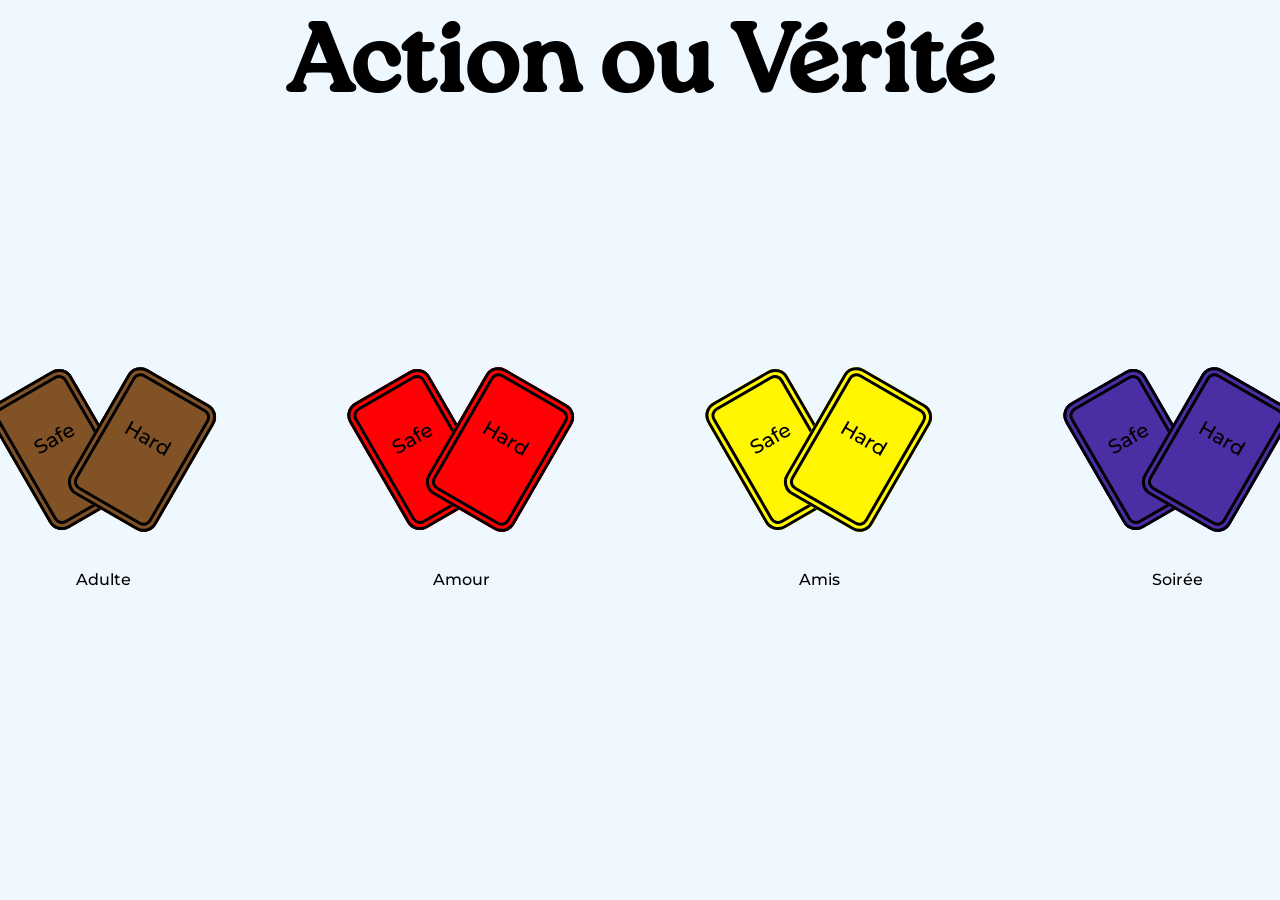
<file: index.html>
<!DOCTYPE html>
<html lang="fr">
<head>

    
    <!-- Onglet -->
    <meta charset="UTF-8">
    <meta name="viewport" content="width=device-width, initial-scale=1.0" />
    <title>Accueil</title>
    <link rel="stylesheet" href="styles/reset.css">
    <link rel="stylesheet" href="styles/styles.css">
</head>


<header></header>


<body>
    <!-- Board -->
    <h1>Action ou Vérité</h1>


    <!-- Card -->
    <div class="card">
    <!-- Partie Adulte -->
    <section class="carte-categorie">
        <section class="boite-cartes">
    <div class="ma-forme-marron-safe">
        <p>Safe</p>
    </div>
    <div class="ma-forme-marron-hard">
        <p>Hard</p>
    </div>
    </section>
        <p>Adulte</p>
    </section>


    <!-- Partie Amour -->
    <section class="carte-categorie">
        <section class="boite-cartes">
    <div class="ma-forme-rouge-safe">
        <p>Safe</p>
    </div>
    <div class="ma-forme-rouge-hard">
        <p>Hard</p>
    </div>
    </section>
        <p>Amour</p>
    </section>


    <!-- Partie Amis -->
    <section class="carte-categorie">
        <section class="boite-cartes">
    <div class="ma-forme-jaune-safe">
        <p>Safe</p>
    </div>
    <div class="ma-forme-jaune-hard">
        <p>Hard</p>
    </div>
    </section>
        <p>Amis</p>
    </section>


    <!-- Partie Soirée -->
    <section class="carte-categorie">
        <section class="boite-cartes">
    <div class="ma-forme-violet-safe">
        <p>Safe</p>
    </div>
    <div class="ma-forme-violet-hard">
        <p>Hard</p>
    </div>
    </section>
        <p>Soirée</p>
    </section>
</div>
<script src="script.js"></script>
</body>

<footer></footer>
</html>
</file>
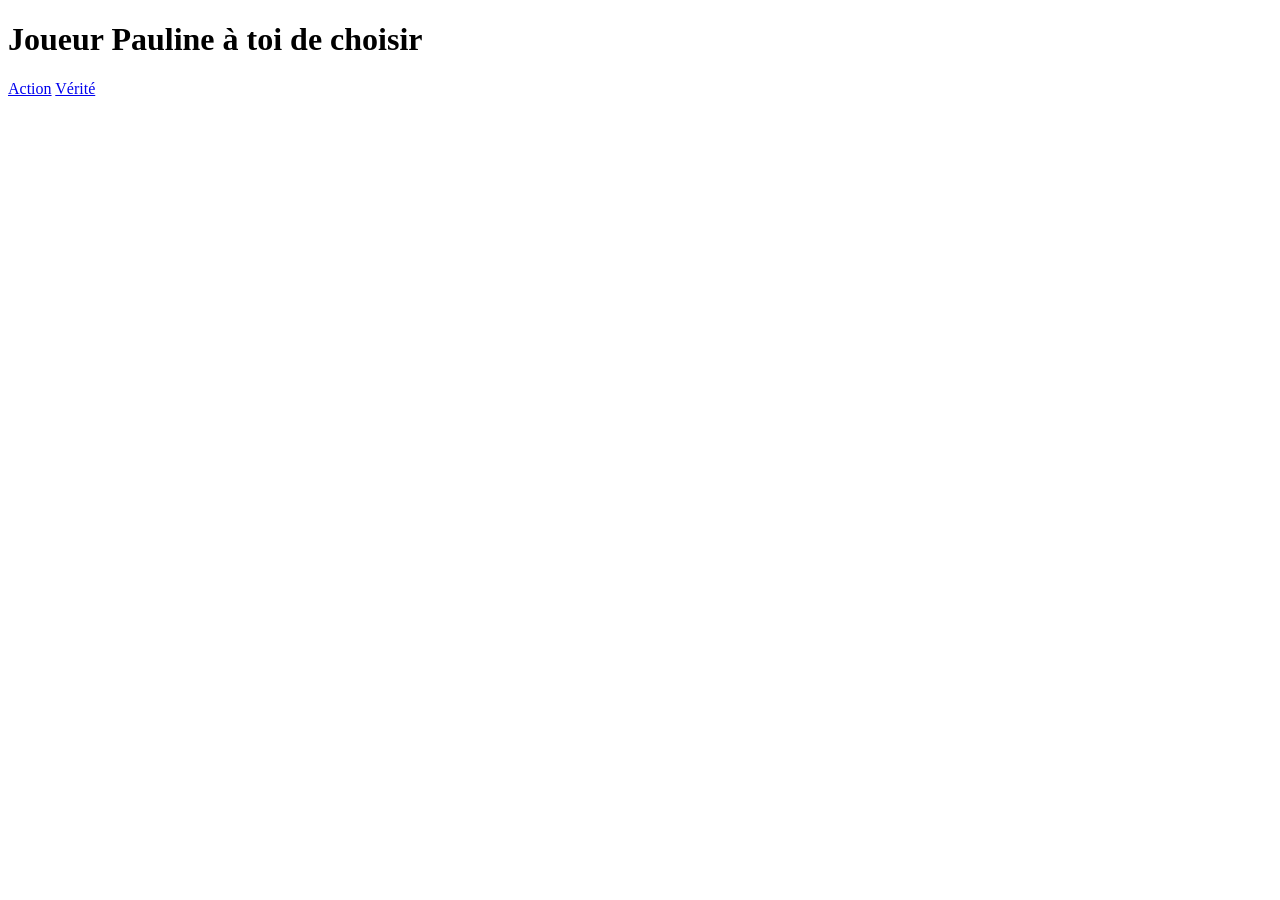
<file: choixActionVerite.html>
<!DOCTYPE html>
<html lang=""fr">

    <head>
        <!--Tout ce qui est ici sert de configuration : invisible sur la page-->
        <meta charset="UTF-8">
        <meta name="viewport" content="width=device-width, initial-scale=1.0" />
        <title>Tour du joueur : Action ou Vérité ?</title>
    </head>

    <body>
        <!--Tout ce qui est écrit ici sera VISIBLE sur l'écran-->
        <h1>Joueur Pauline à toi de choisir</h1>
        <a href="affichageActionVerite.html" class="action">Action</a>
        <a href="affichageActionVerite.html" class="verite">Vérité</a>
    </body>
</html>
</file>
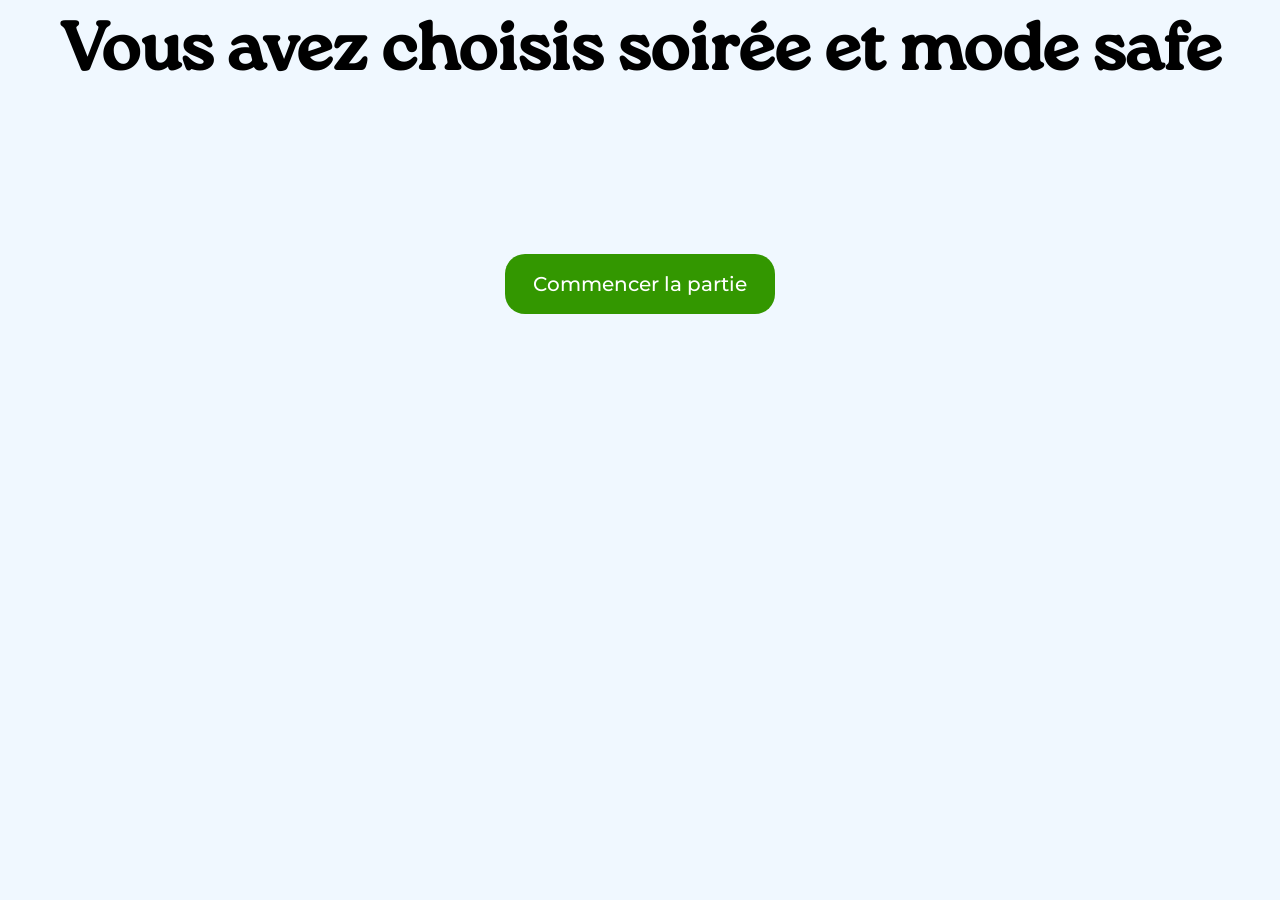
<file: choixThèmeEtMode.html>
<!doctype html>
<html lang="fr">
  <head>
    <meta charset="UTF-8" />
    <meta name="viewport" content="width=device-width, initial-scale=1.0" />
    <title>Confirmation thème et mode de jeu</title>
    <link rel="stylesheet" href="styles/reset.css" />
    <link rel="stylesheet" href="styles/styles.css" />
  </head>
  <body>
    <header></header>
    <h1 class="titre-petit">Vous avez choisis soirée et mode safe</h1>
    <a class="btn-debut" href="demandePrenom.html">Commencer la partie</a>
    <footer></footer>
    <script src="script.js"></script>
  </body>
</html>
</file>
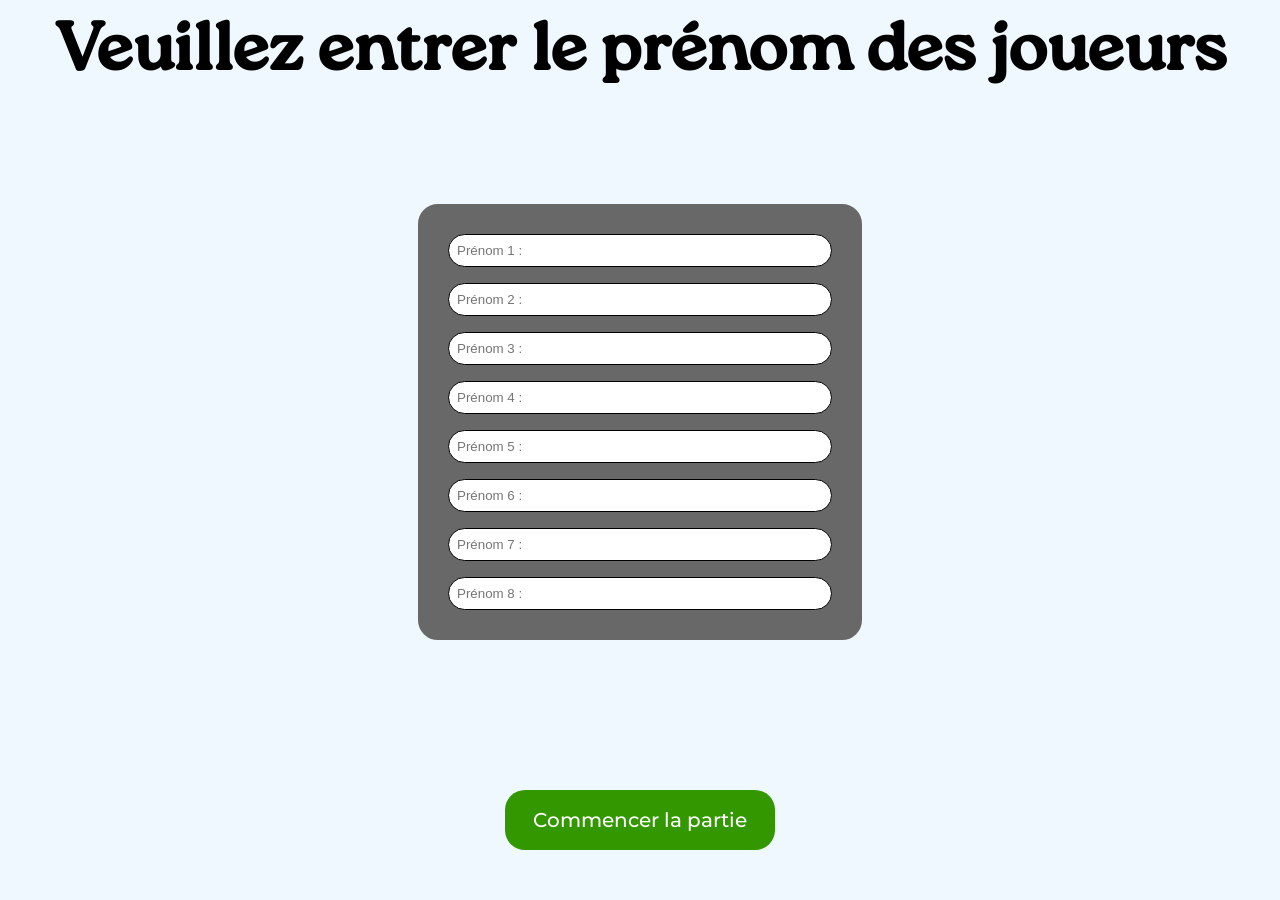
<file: demandePrenom.html>
<!doctype html>
<html lang="fr">
  <head>
    <meta charset="UTF-8" />
    <meta name="viewport" content="width=device-width, initial-scale=1.0" />
    <title>Demande de prénom</title>
    <link rel="stylesheet" href="styles/reset.css" />
    <link rel="stylesheet" href="styles/styles.css" />
  </head>
  <body>
    <header></header>
    <h1 class="titre-petit">Veuillez entrer le prénom des joueurs</h1>
    <form id="form-prenom" data-theme="default">
      <label for="prénom 1 :"></label>
      <input type="text" maxlength="20" placeholder="Prénom 1 :" />
      <label for="prénom 2 :"></label>
      <input type="text" maxlength="20" placeholder="Prénom 2 :" />
      <label for="prénom 3 :"></label>
      <input type="text" maxlength="20" placeholder="Prénom 3 :" />
      <label for="prénom 4 :"></label>
      <input type="text" maxlength="20" placeholder="Prénom 4 :" />
      <label for="prénom 5 :"></label>
      <input type="text" maxlength="20" placeholder="Prénom 5 :" />
      <label for="prénom 6 :"></label>
      <input type="text" maxlength="20" placeholder="Prénom 6 :" />
      <label for="prénom 7 :"></label>
      <input type="text" maxlength="20" placeholder="Prénom 7 :" />
      <label for="prénom 8 :"></label>
      <input type="text" maxlength="20" placeholder="Prénom 8 :" />
    </form>
    <a class="btn-debut" href="laPatieSeLance.html">Commencer la partie</a>
    <footer></footer>
    <script src="script.js"></script>
  </body>
</html>
</file>
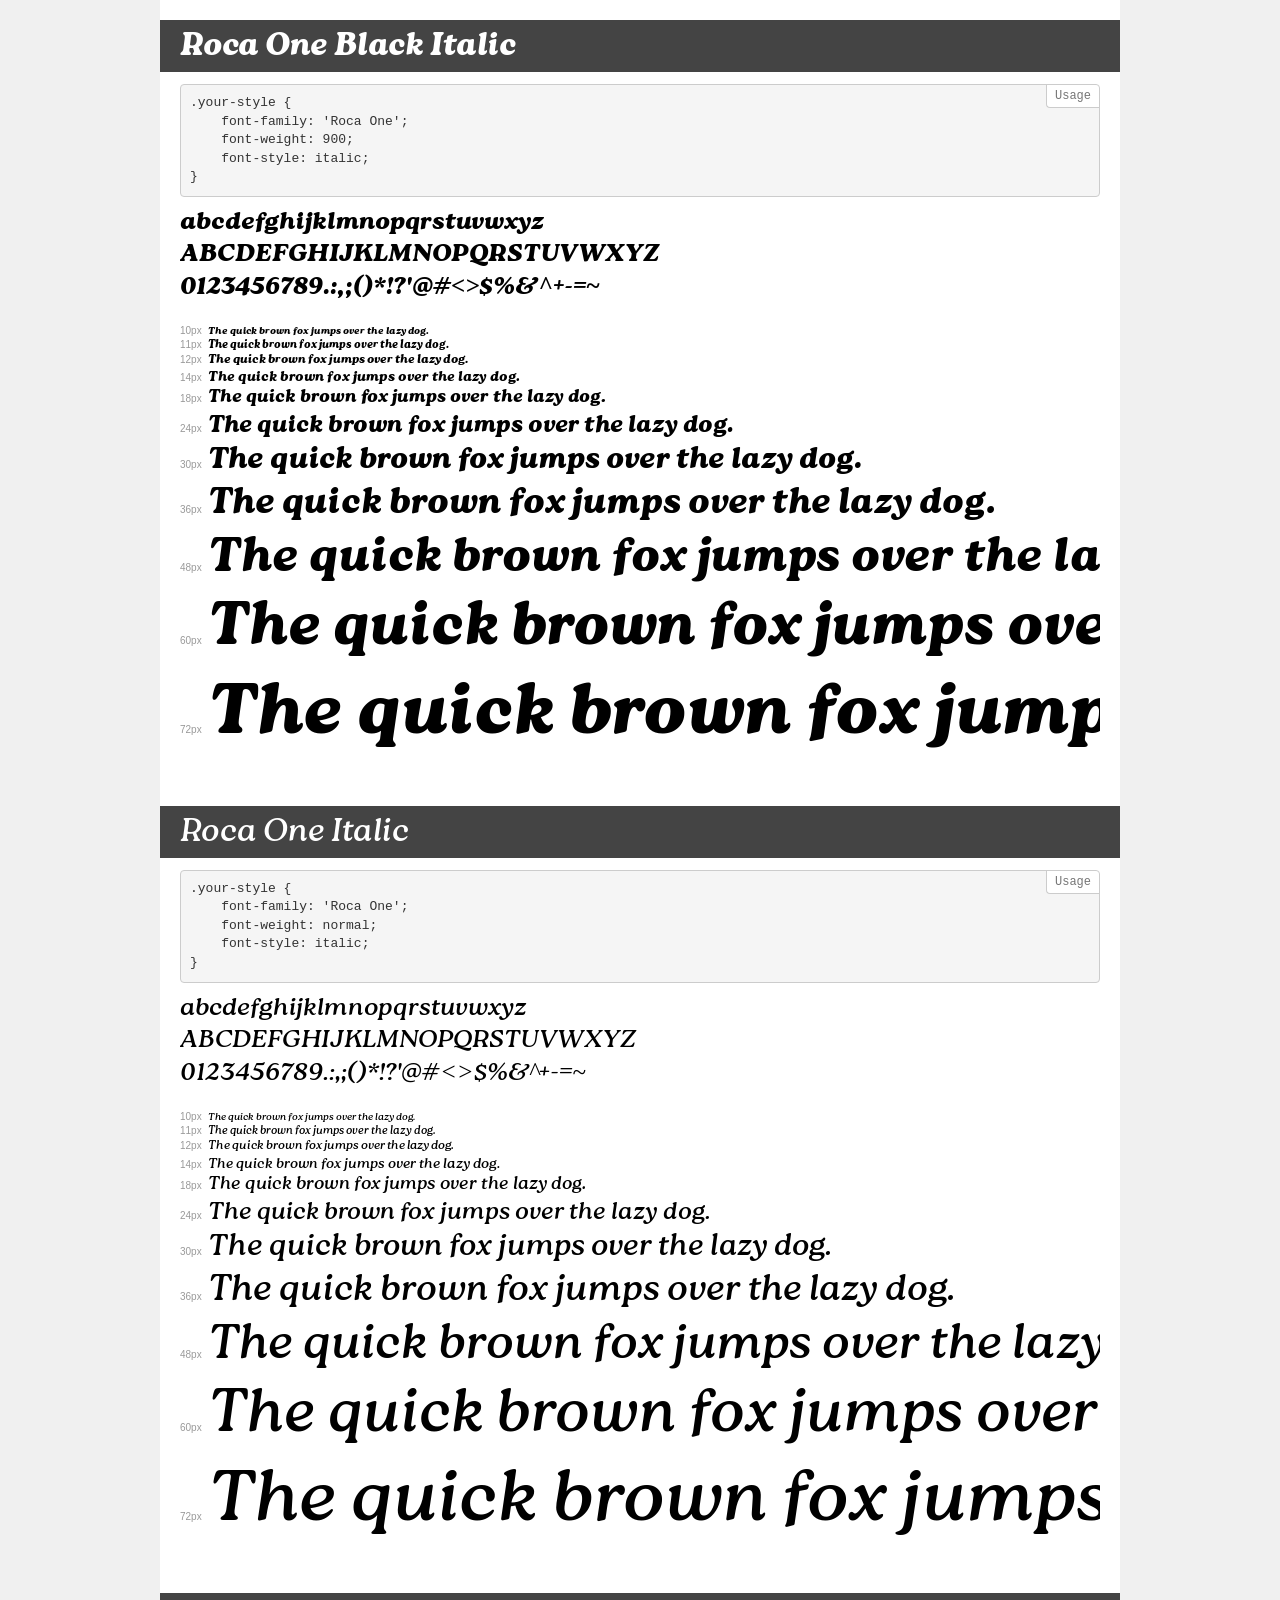
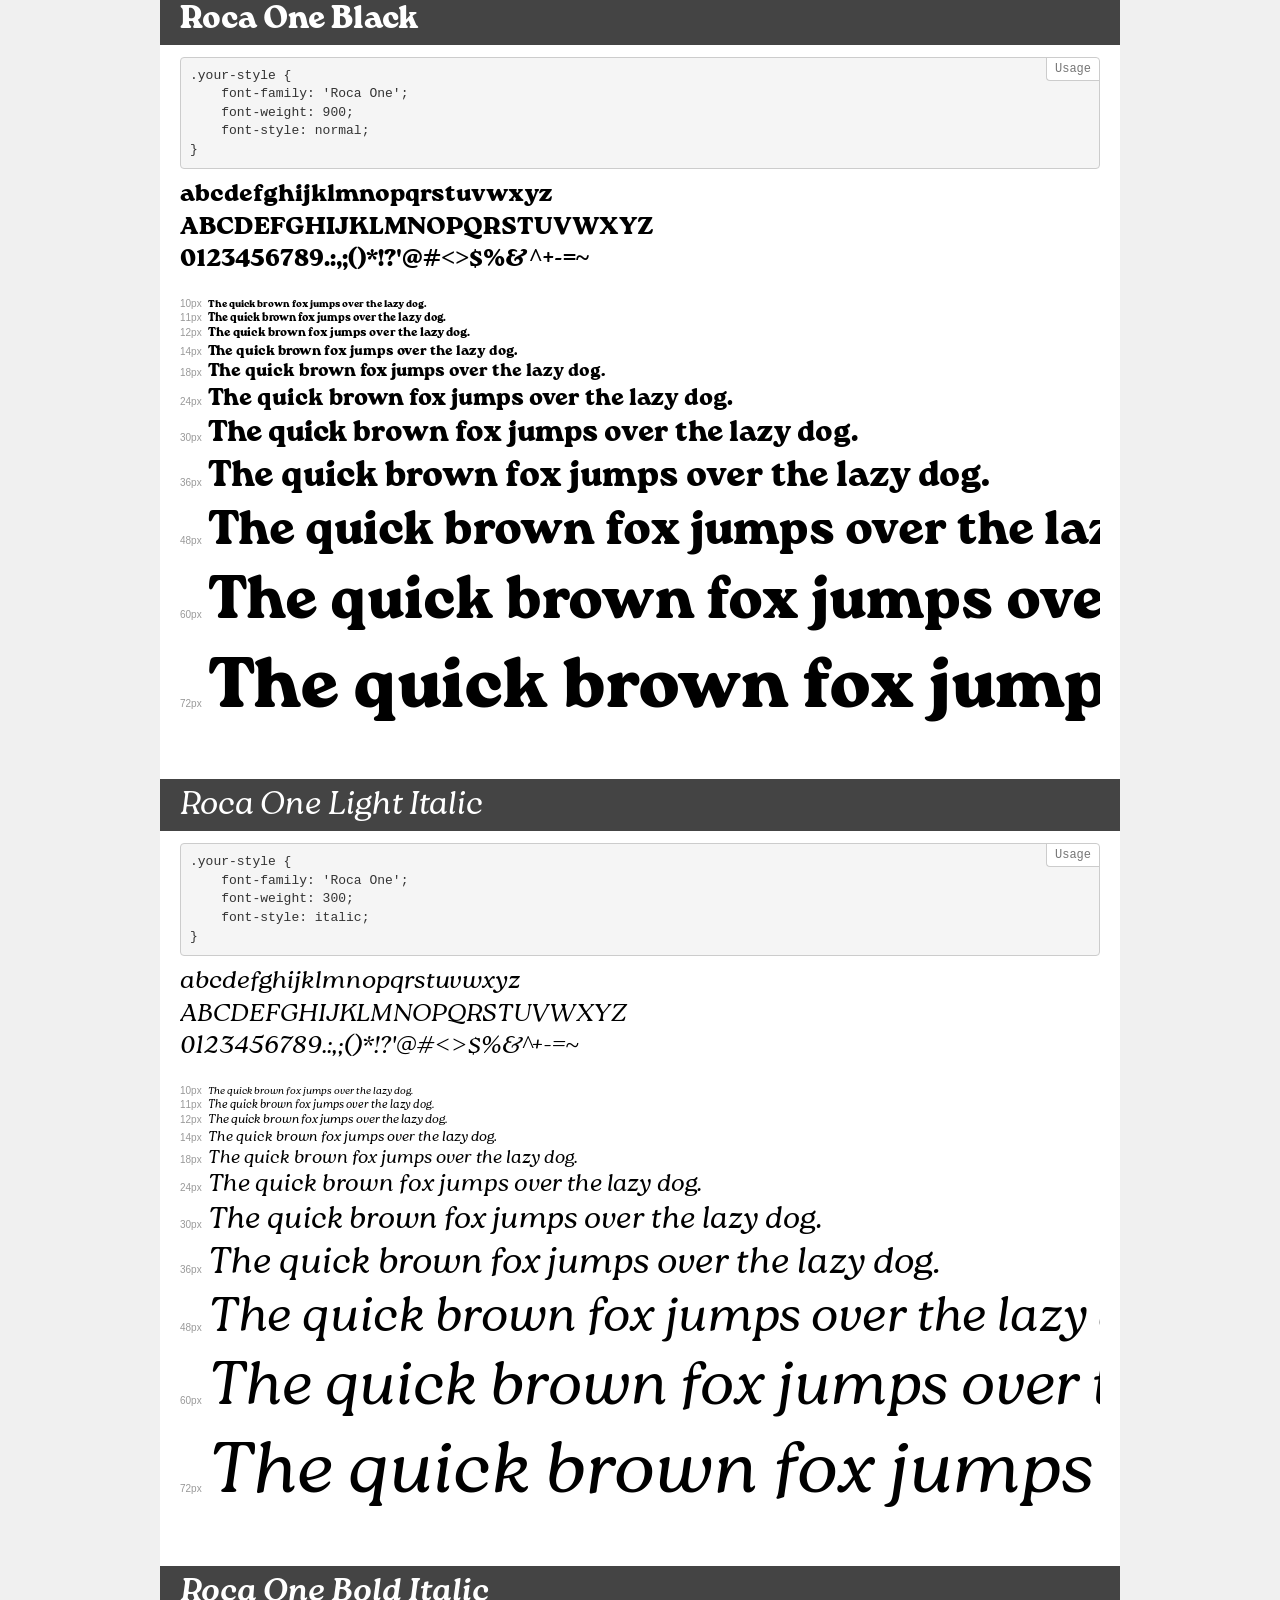
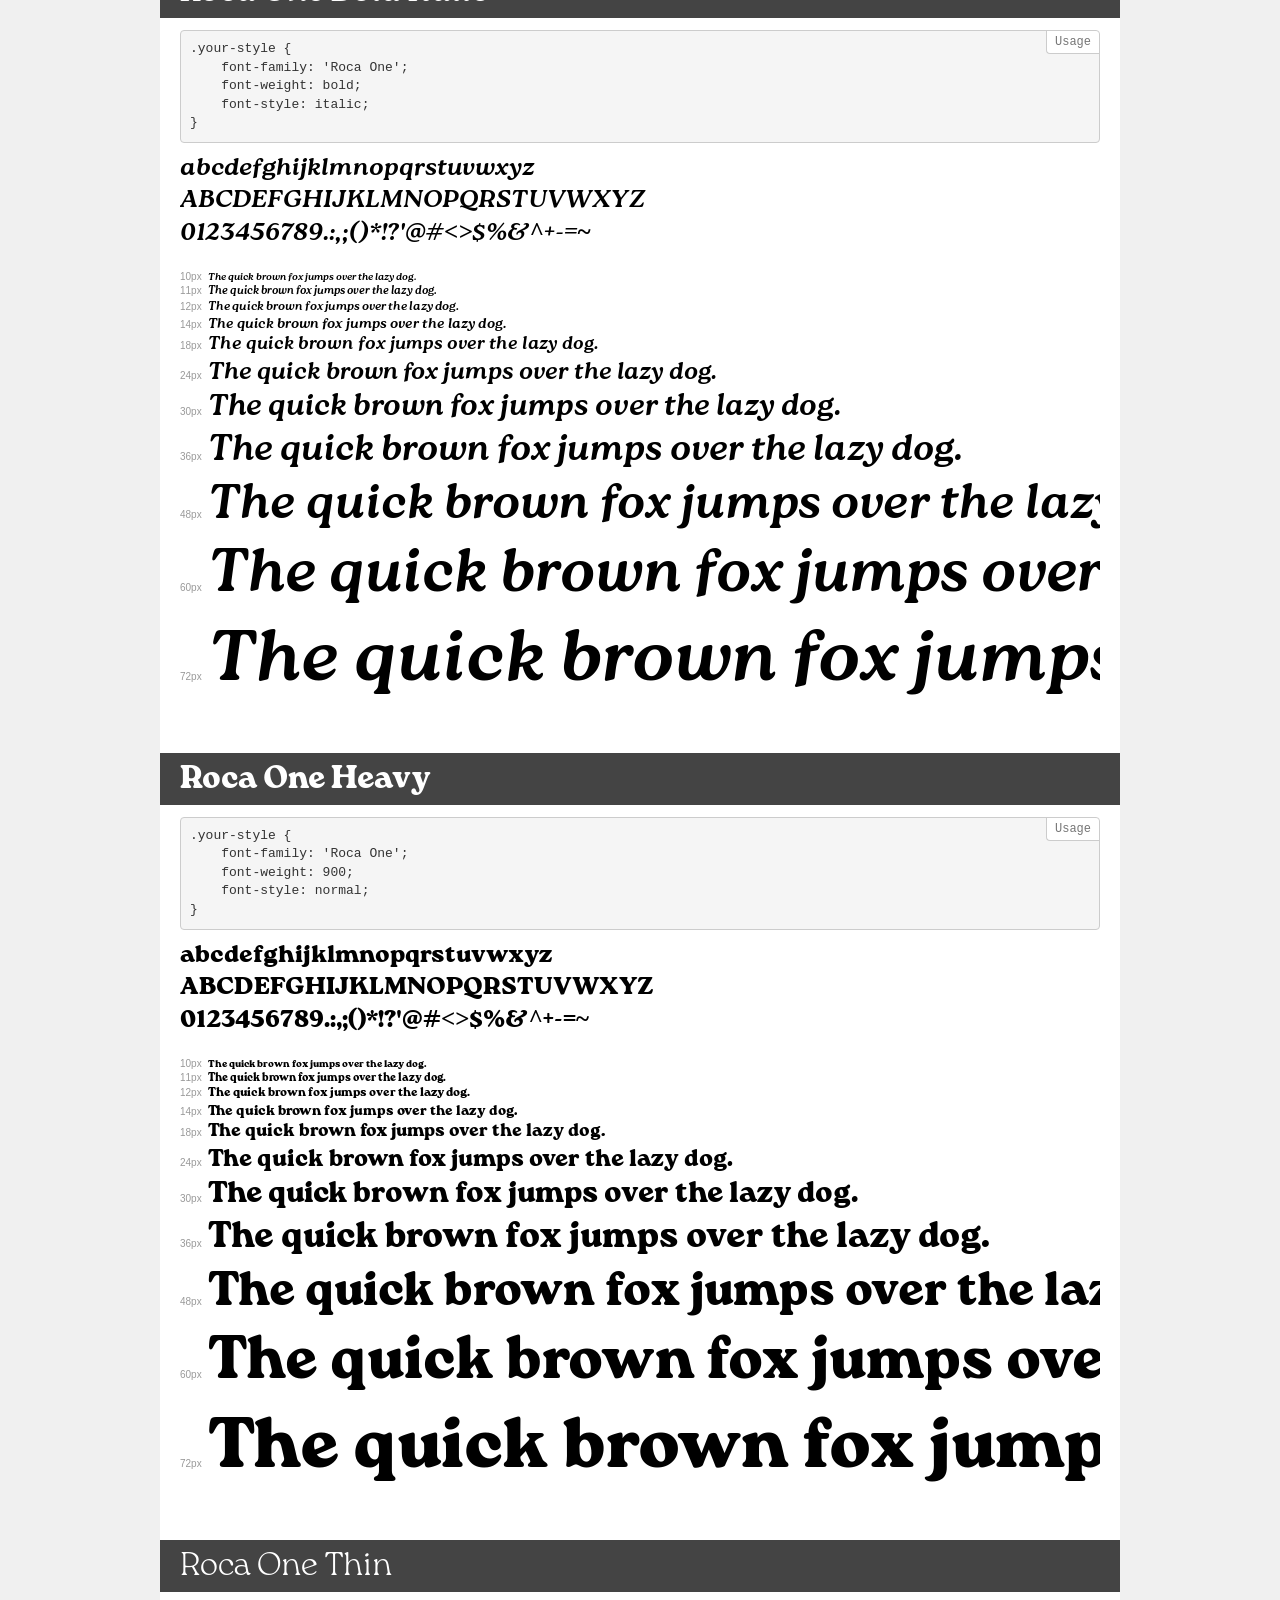
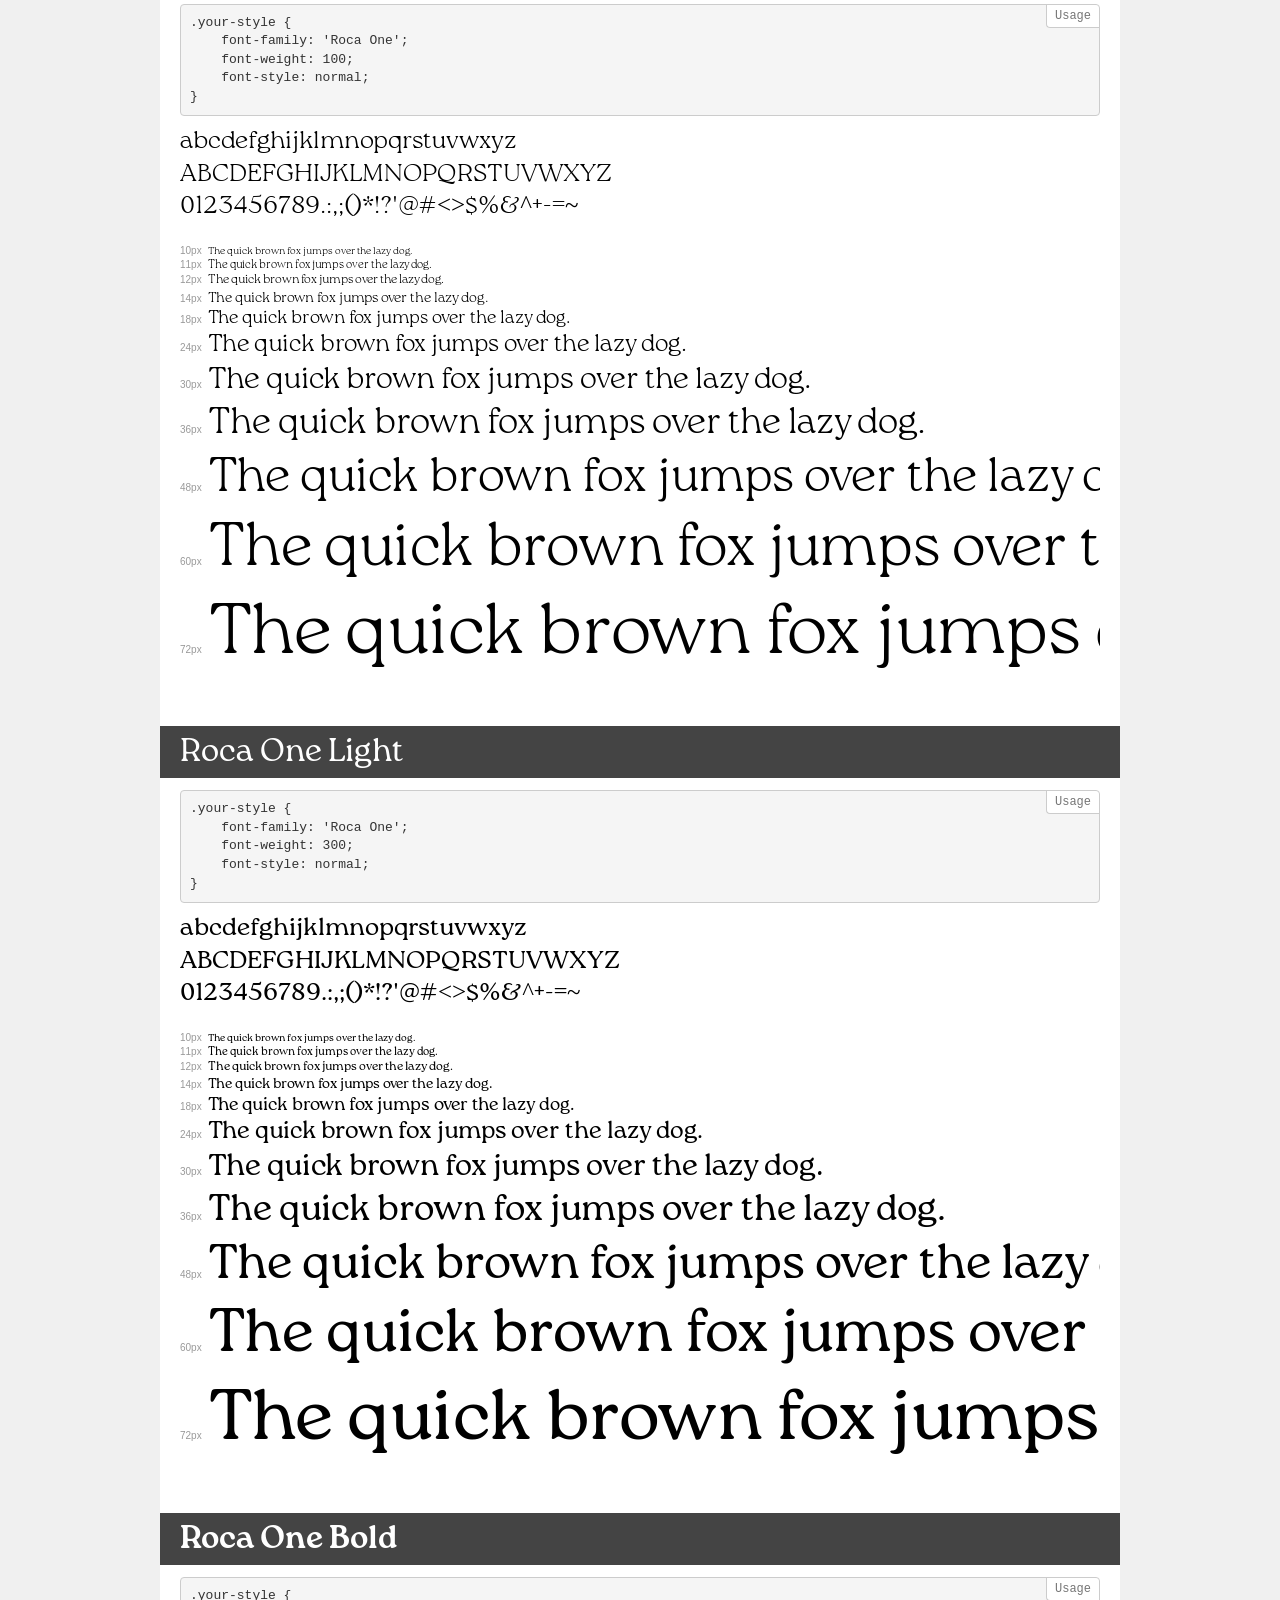
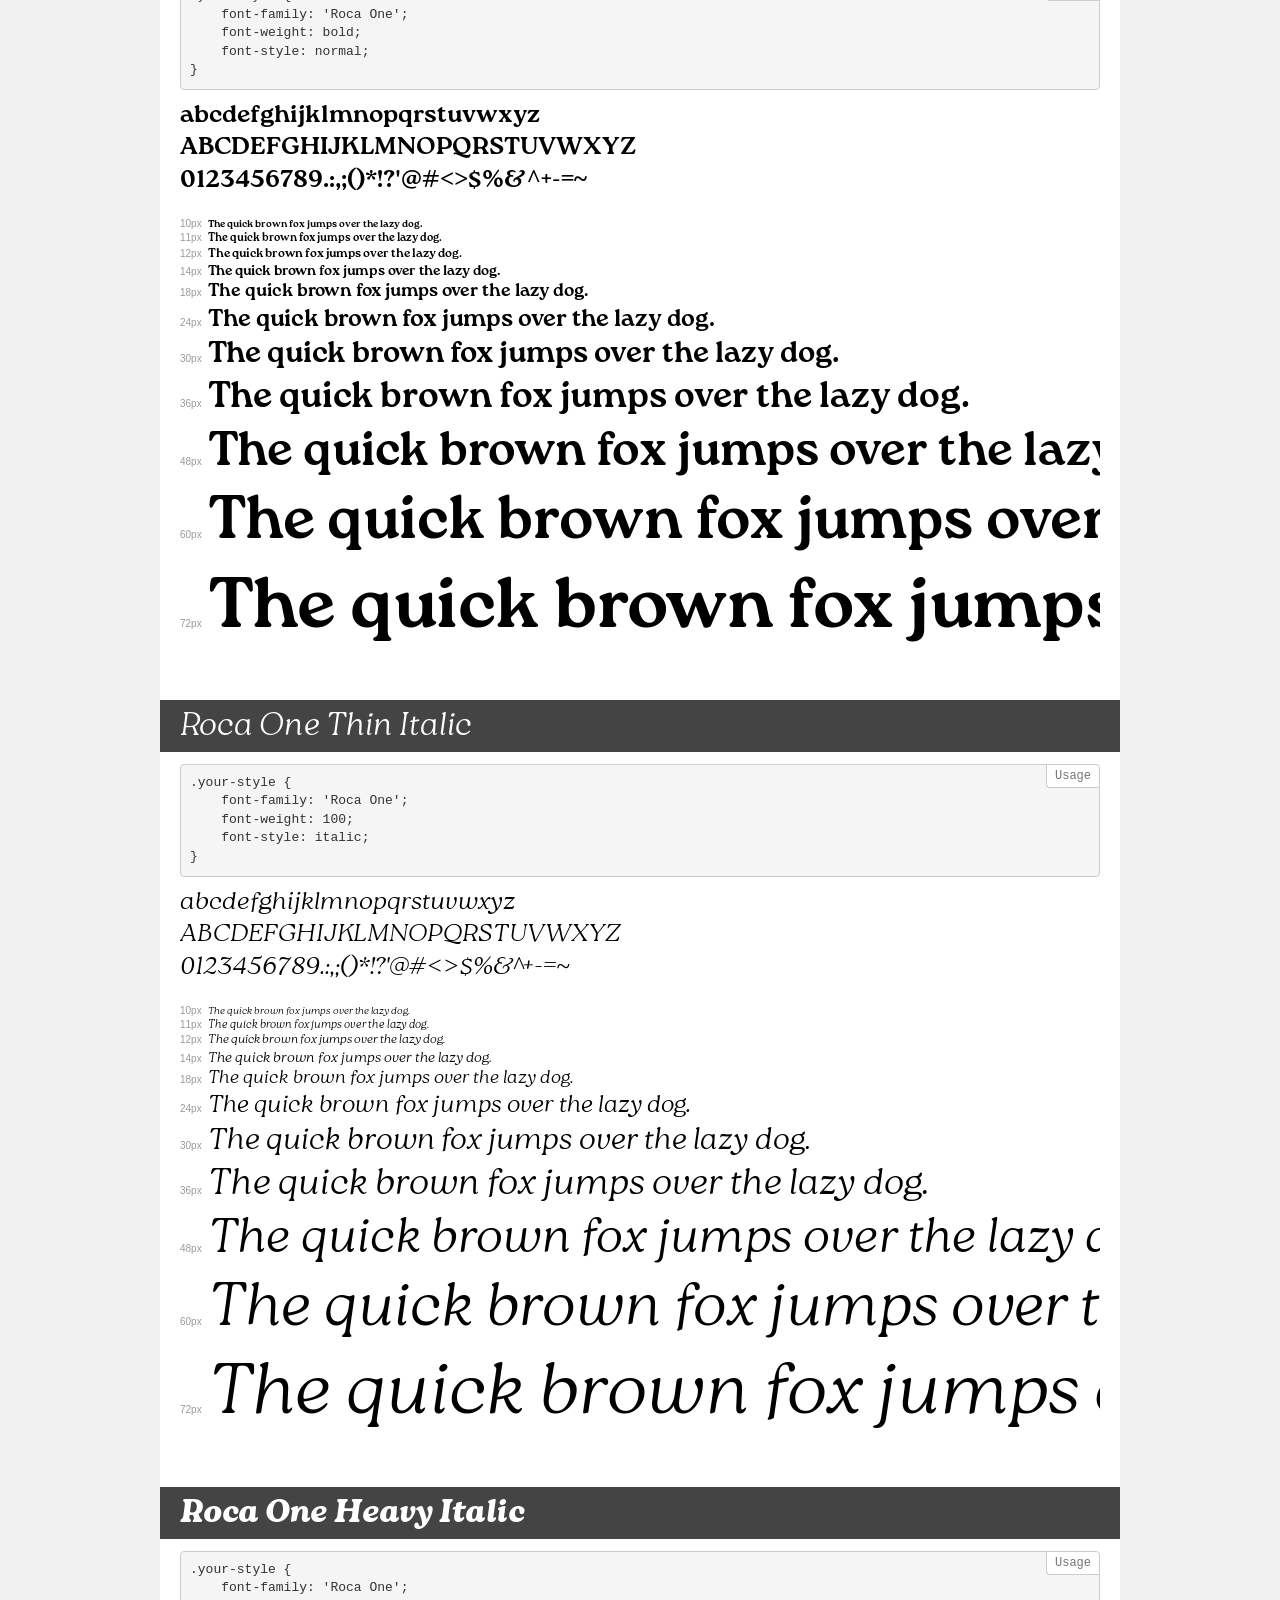
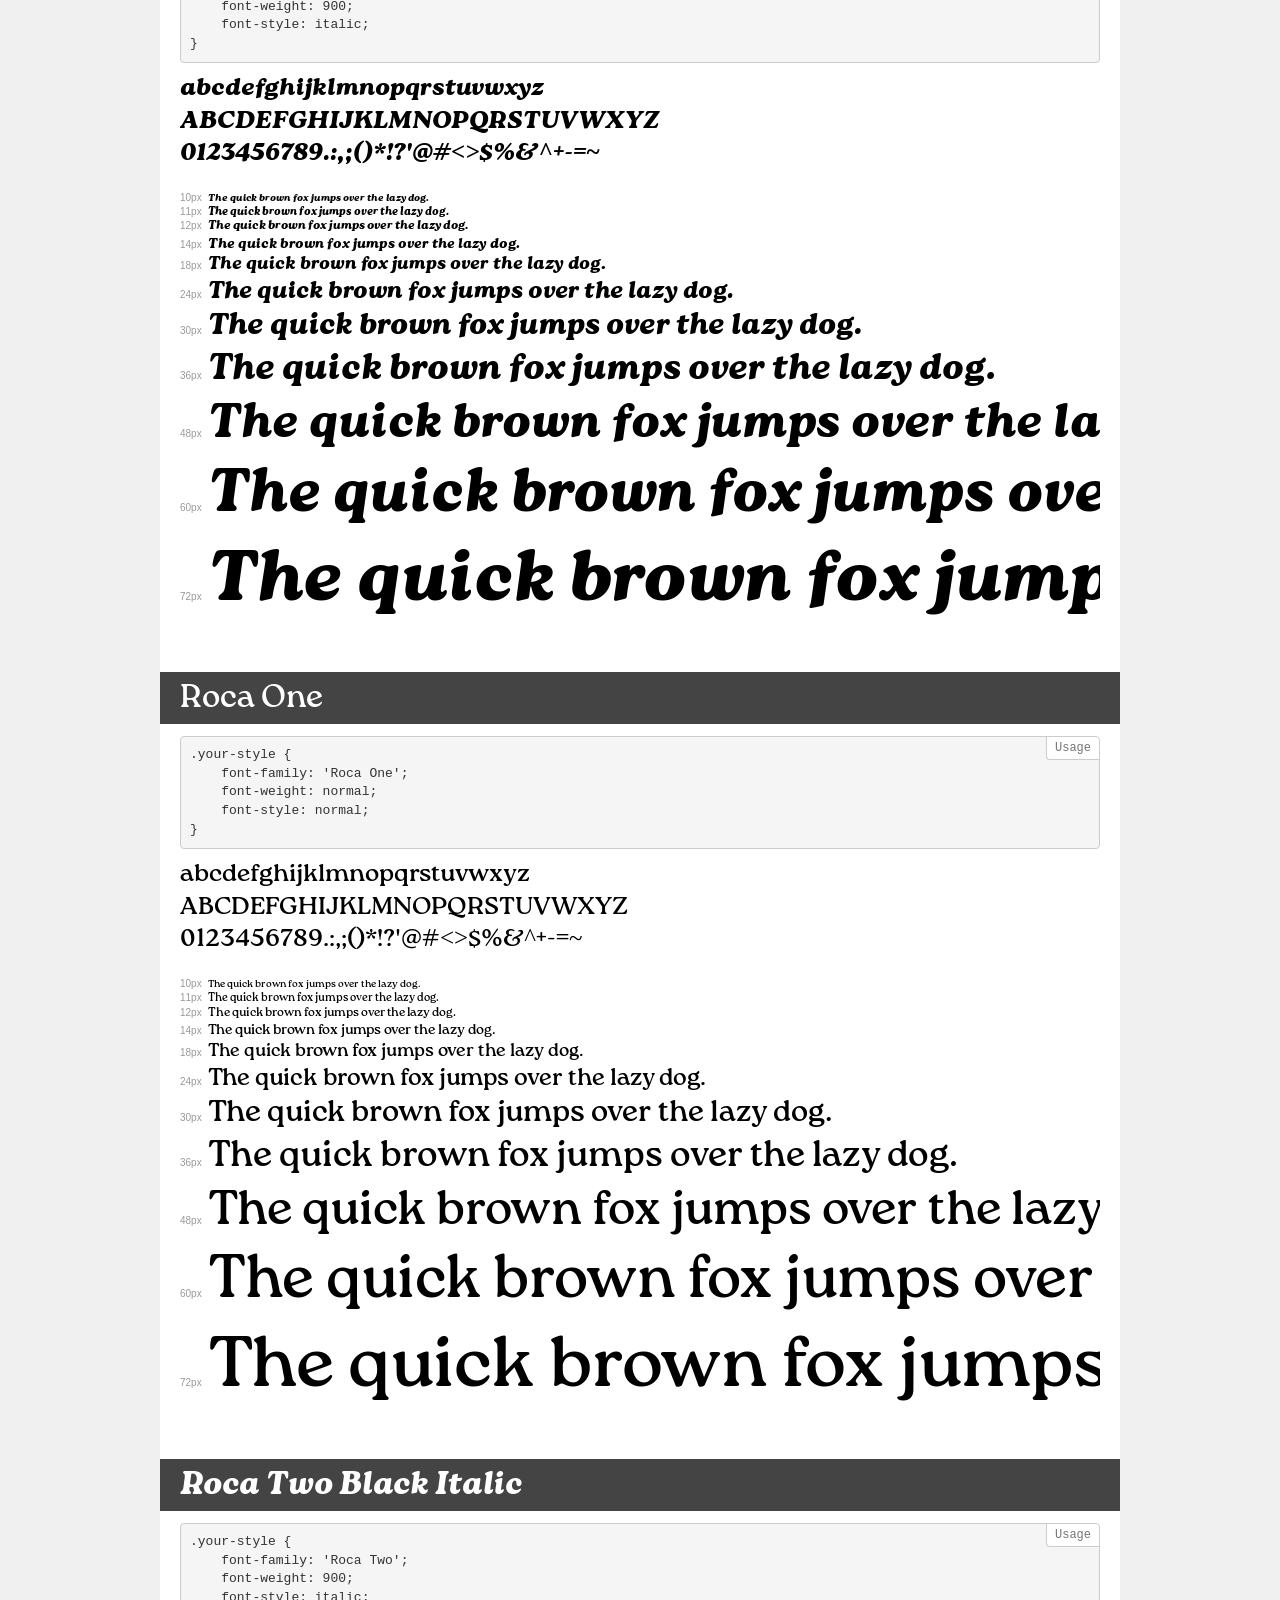
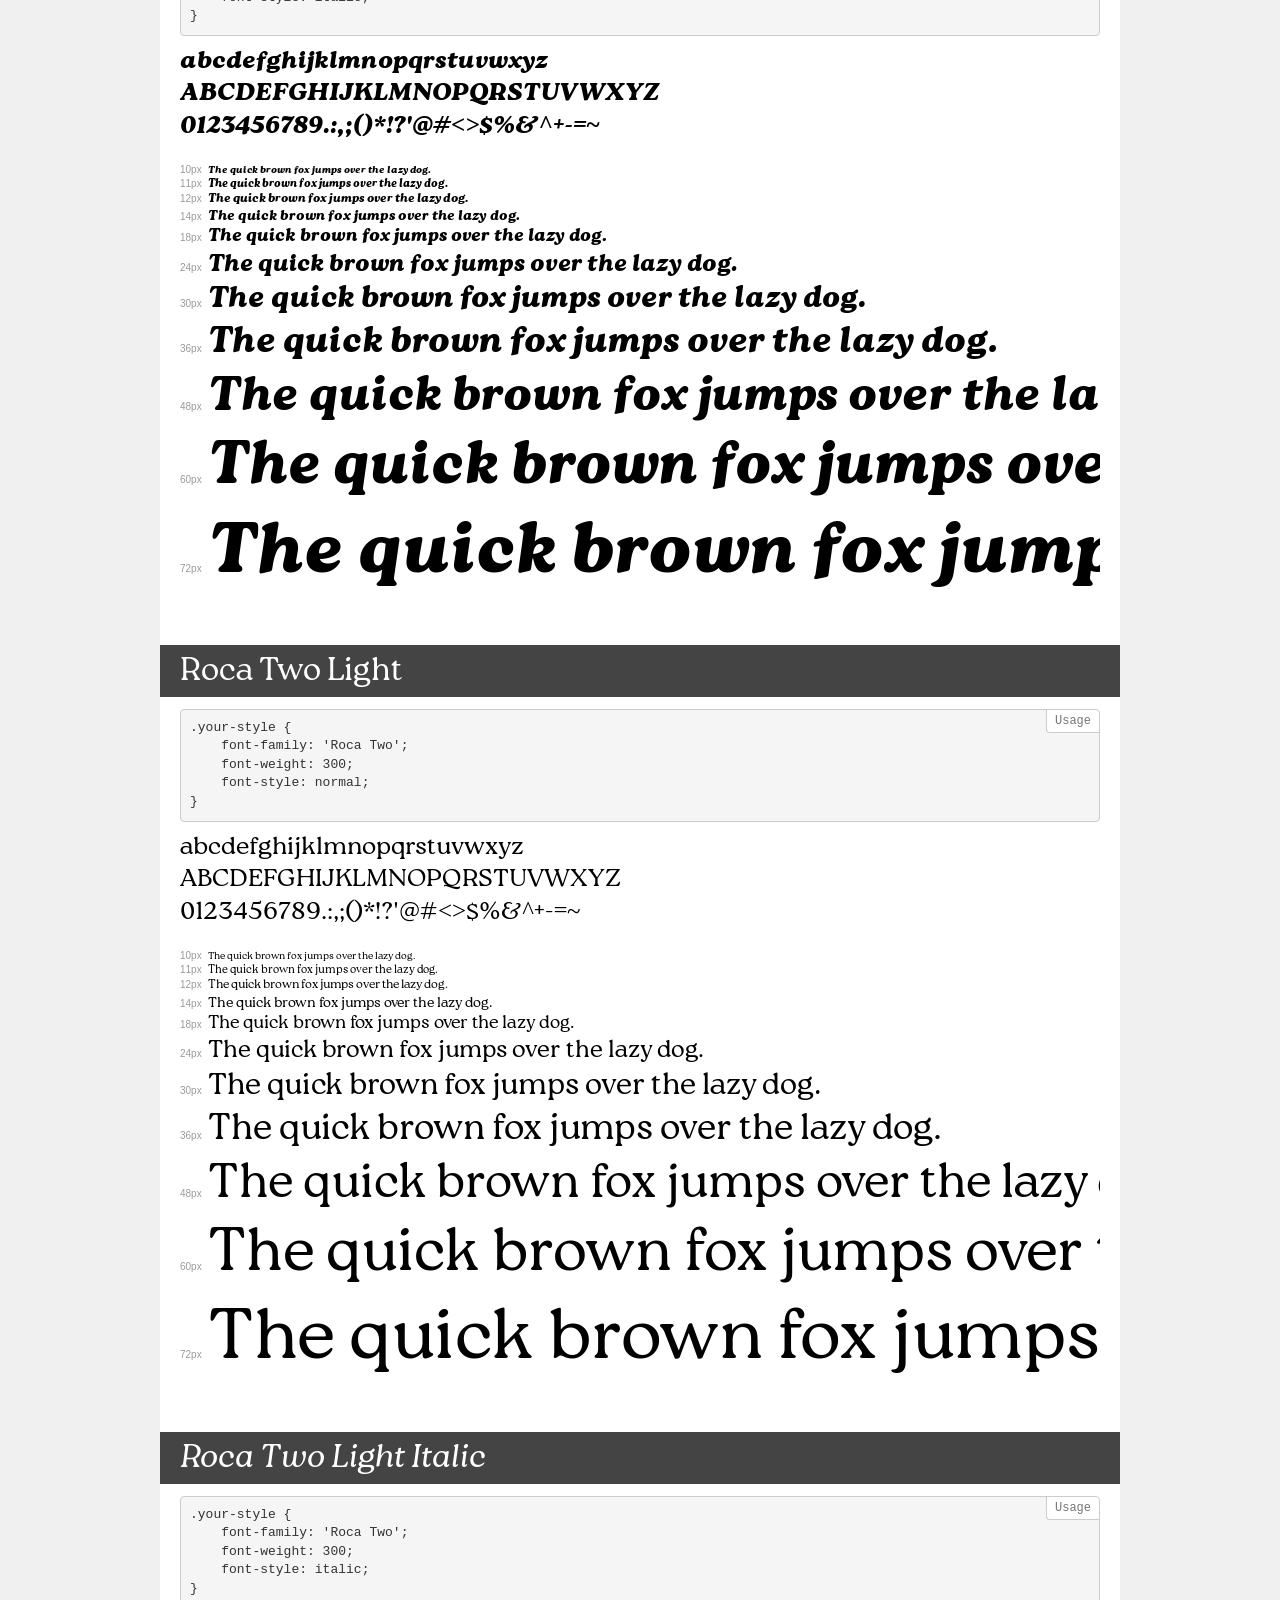
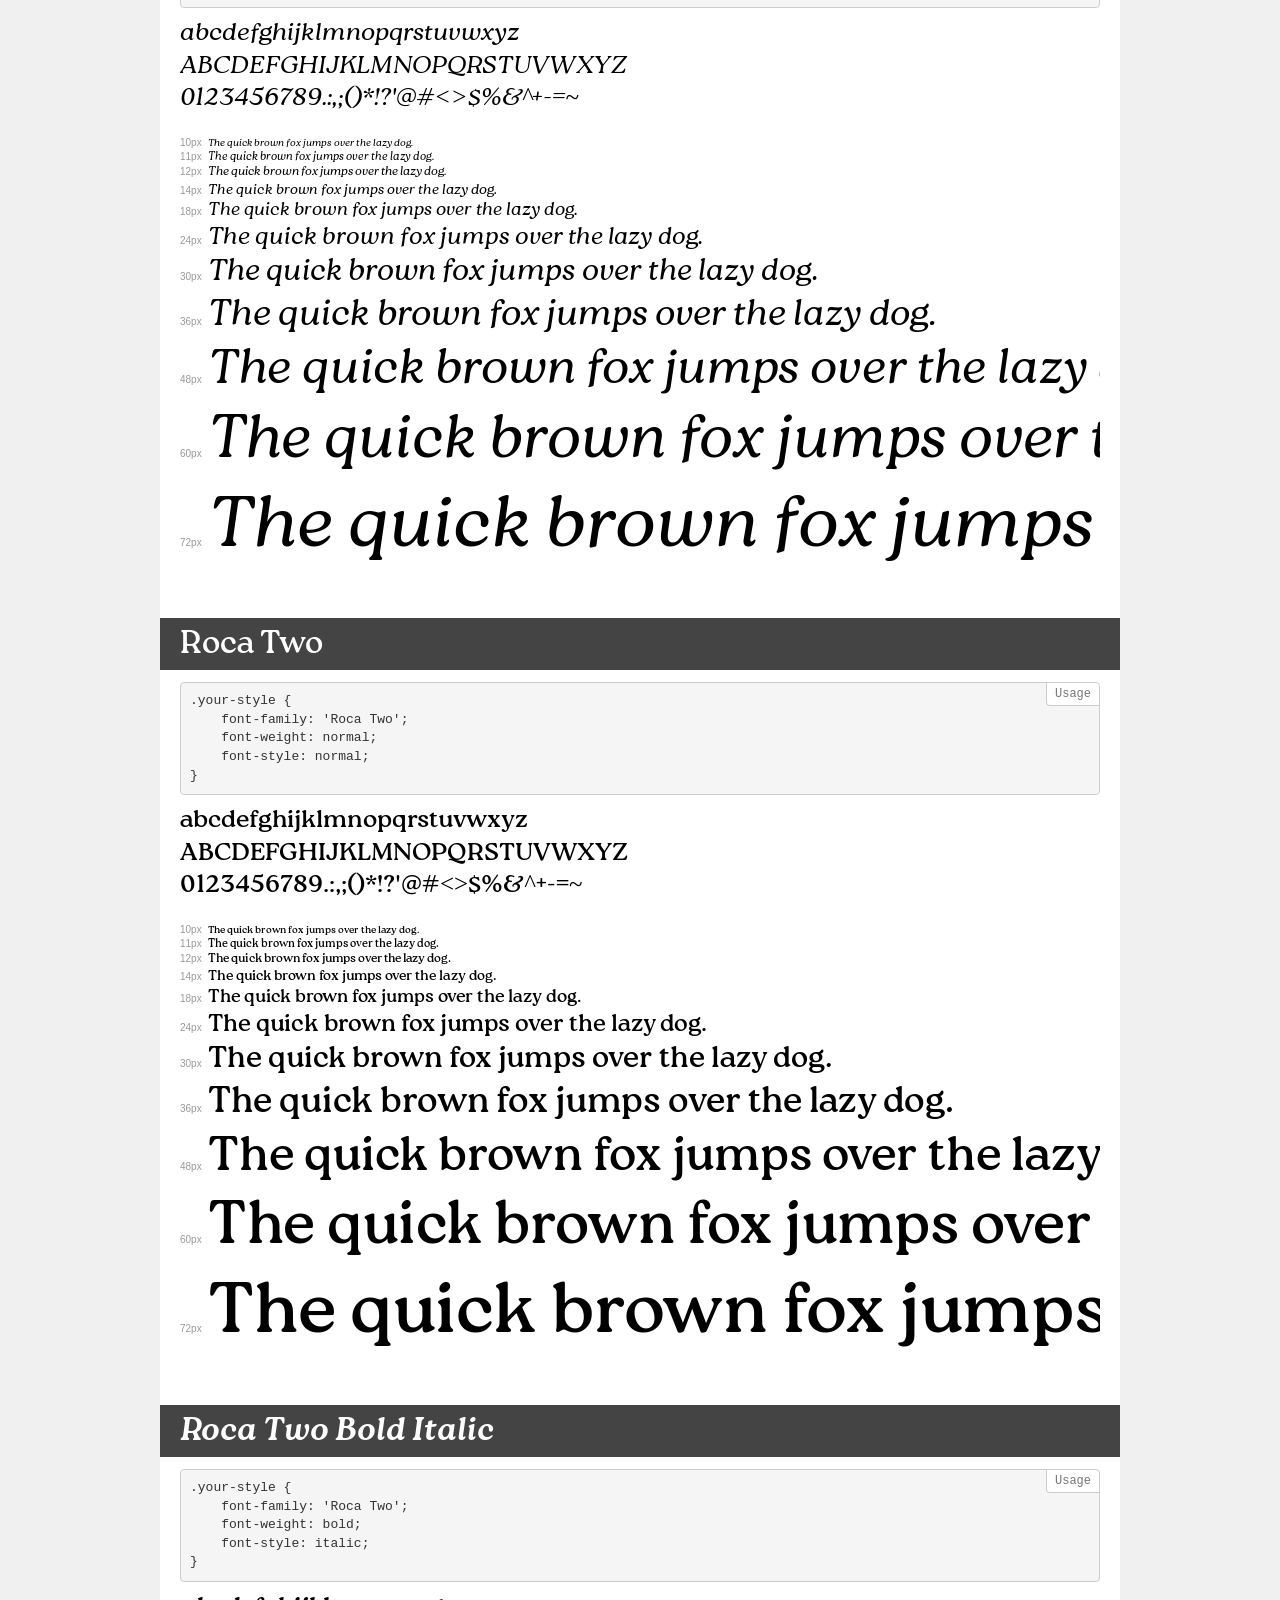
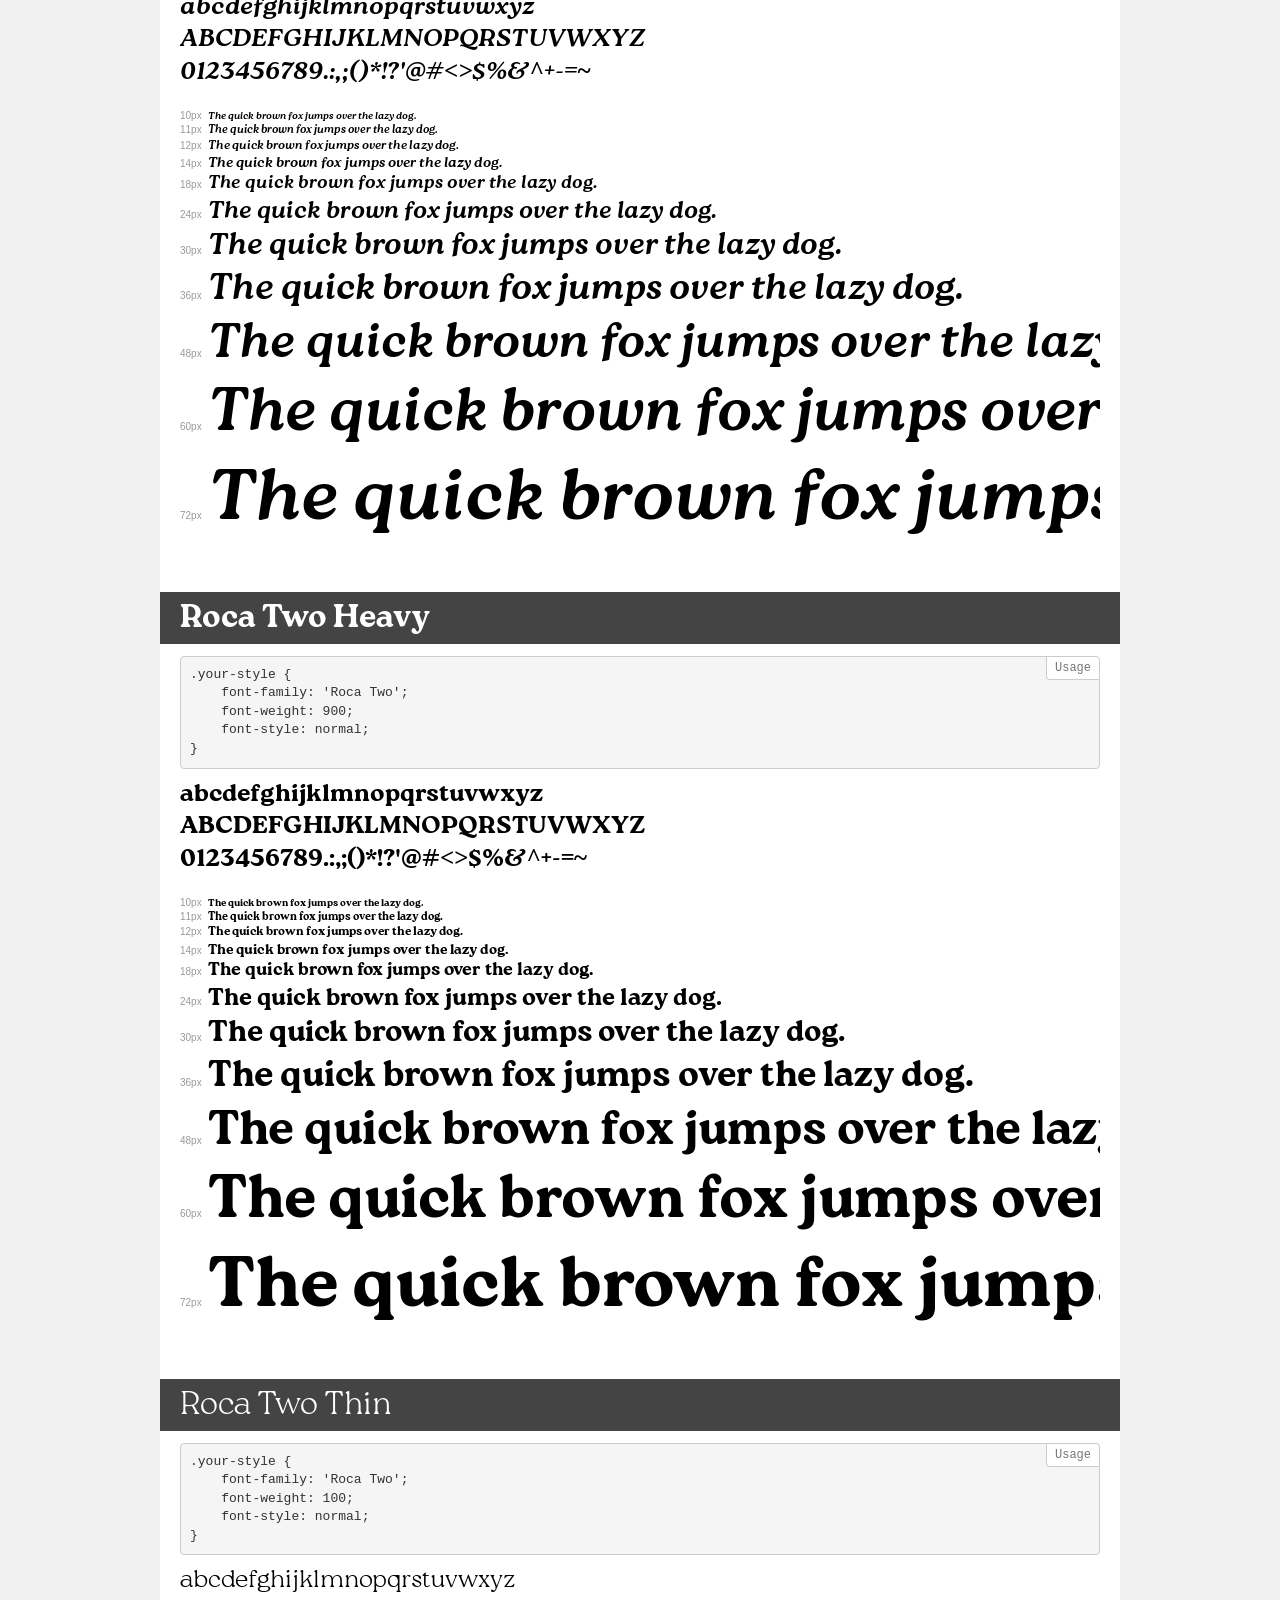
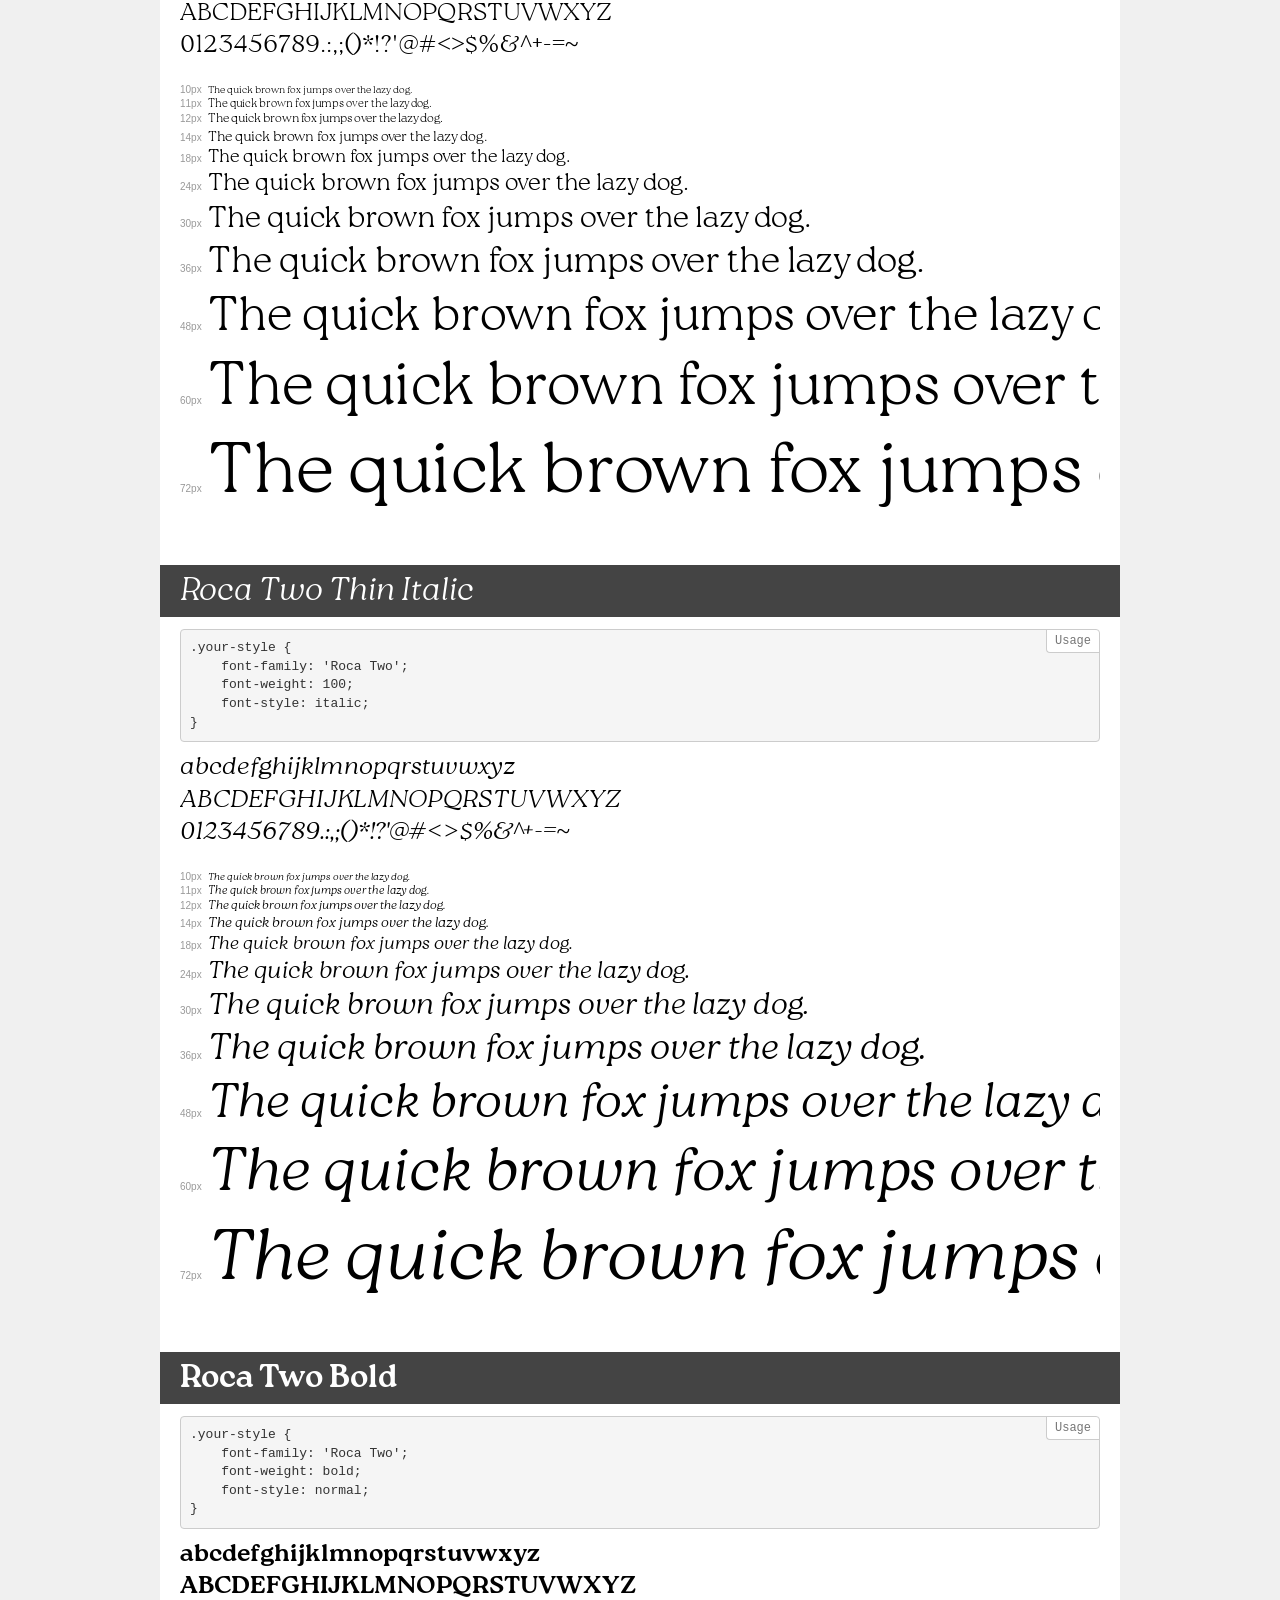
<file: styles/fonts/roca/demo.html>
<!DOCTYPE html>
<html lang="en">
<head>
    <meta charset="utf-8">
    <meta http-equiv="X-UA-Compatible" content="IE=edge">
    <meta name="viewport" content="width=device-width, initial-scale=1">
    <meta name="robots" content="noindex, noarchive">
    <meta name="format-detection" content="telephone=no">
    <title>Transfonter demo</title>
    <link href="stylesheet.css" rel="stylesheet">
    <style>
        /*
        http://meyerweb.com/eric/tools/css/reset/
        v2.0 | 20110126
        License: none (public domain)
        */
        html, body, div, span, applet, object, iframe,
        h1, h2, h3, h4, h5, h6, p, blockquote, pre,
        a, abbr, acronym, address, big, cite, code,
        del, dfn, em, img, ins, kbd, q, s, samp,
        small, strike, strong, sub, sup, tt, var,
        b, u, i, center,
        dl, dt, dd, ol, ul, li,
        fieldset, form, label, legend,
        table, caption, tbody, tfoot, thead, tr, th, td,
        article, aside, canvas, details, embed,
        figure, figcaption, footer, header, hgroup,
        menu, nav, output, ruby, section, summary,
        time, mark, audio, video {
            margin: 0;
            padding: 0;
            border: 0;
            font-size: 100%;
            font: inherit;
            vertical-align: baseline;
        }
        /* HTML5 display-role reset for older browsers */
        article, aside, details, figcaption, figure,
        footer, header, hgroup, menu, nav, section {
            display: block;
        }
        body {
            line-height: 1;
        }
        ol, ul {
            list-style: none;
        }
        blockquote, q {
            quotes: none;
        }
        blockquote:before, blockquote:after,
        q:before, q:after {
            content: '';
            content: none;
        }
        table {
            border-collapse: collapse;
            border-spacing: 0;
        }
        /* demo styles */
        body {
            background: #f0f0f0;
            color: #000;
        }
        .page {
            background: #fff;
            width: 920px;
            margin: 0 auto;
            padding: 20px 20px 0 20px;
            overflow: hidden;
        }
        .font-container {
            overflow-x: auto;
            overflow-y: hidden;
            margin-bottom: 40px;
            line-height: 1.3;
            white-space: nowrap;
            padding-bottom: 5px;
        }
        h1 {
            position: relative;
            background: #444;
            font-size: 32px;
            color: #fff;
            padding: 10px 20px;
            margin: 0 -20px 12px -20px;
        }
        .letters {
            font-size: 25px;
            margin-bottom: 20px;
        }
        .s10:before {
            content: '10px';
        }
        .s11:before {
            content: '11px';
        }
        .s12:before {
            content: '12px';
        }
        .s14:before {
            content: '14px';
        }
        .s18:before {
            content: '18px';
        }
        .s24:before {
            content: '24px';
        }
        .s30:before {
            content: '30px';
        }
        .s36:before {
            content: '36px';
        }
        .s48:before {
            content: '48px';
        }
        .s60:before {
            content: '60px';
        }
        .s72:before {
            content: '72px';
        }
        .s10:before, .s11:before, .s12:before, .s14:before,
        .s18:before, .s24:before, .s30:before, .s36:before,
        .s48:before, .s60:before, .s72:before {
            font-family: Arial, sans-serif;
            font-size: 10px;
            font-weight: normal;
            font-style: normal;
            color: #999;
            padding-right: 6px;
        }
        pre {
            display: block;
            position: relative;
            padding: 9px;
            margin: 0 0 10px;
            font-family: Monaco, Menlo, Consolas, "Courier New", monospace;
            font-size: 13px;
            line-height: 1.428571429;
            color: #333;
            font-weight: normal;
            font-style: normal;
            background-color: #f5f5f5;
            border: 1px solid #ccc;
            overflow-x: auto;
            border-radius: 4px;
        }
        pre:after {
            display: block;
            position: absolute;
            right: 0;
            top: 0;
            content: 'Usage';
            line-height: 1;
            padding: 5px 8px;
            font-size: 12px;
            color: #767676;
            background-color: #fff;
            border: 1px solid #ccc;
            border-right: none;
            border-top: none;
            border-radius: 0 4px 0 4px;
            z-index: 10;
        }
        /* responsive */
        @media (max-width: 959px) {
            .page {
                width: auto;
                margin: 0;
            }
        }
    </style>
</head>
<body>
<div class="page">
    <div class="demo">
        <h1 style="font-family: 'Roca One'; font-weight: 900; font-style: italic;">Roca One Black Italic</h1>
        <pre>.your-style {
    font-family: 'Roca One';
    font-weight: 900;
    font-style: italic;
}</pre>
        <div class="font-container" style="font-family: 'Roca One'; font-weight: 900; font-style: italic;">
            <p class="letters">
                abcdefghijklmnopqrstuvwxyz<br>
ABCDEFGHIJKLMNOPQRSTUVWXYZ<br>
                0123456789.:,;()*!?'@#<>$%&^+-=~
            </p>
            <p class="s10" style="font-size: 10px;">The quick brown fox jumps over the lazy dog.</p>
            <p class="s11" style="font-size: 11px;">The quick brown fox jumps over the lazy dog.</p>
            <p class="s12" style="font-size: 12px;">The quick brown fox jumps over the lazy dog.</p>
            <p class="s14" style="font-size: 14px;">The quick brown fox jumps over the lazy dog.</p>
            <p class="s18" style="font-size: 18px;">The quick brown fox jumps over the lazy dog.</p>
            <p class="s24" style="font-size: 24px;">The quick brown fox jumps over the lazy dog.</p>
            <p class="s30" style="font-size: 30px;">The quick brown fox jumps over the lazy dog.</p>
            <p class="s36" style="font-size: 36px;">The quick brown fox jumps over the lazy dog.</p>
            <p class="s48" style="font-size: 48px;">The quick brown fox jumps over the lazy dog.</p>
            <p class="s60" style="font-size: 60px;">The quick brown fox jumps over the lazy dog.</p>
            <p class="s72" style="font-size: 72px;">The quick brown fox jumps over the lazy dog.</p>
        </div>
    </div>
    <div class="demo">
        <h1 style="font-family: 'Roca One'; font-weight: normal; font-style: italic;">Roca One Italic</h1>
        <pre>.your-style {
    font-family: 'Roca One';
    font-weight: normal;
    font-style: italic;
}</pre>
        <div class="font-container" style="font-family: 'Roca One'; font-weight: normal; font-style: italic;">
            <p class="letters">
                abcdefghijklmnopqrstuvwxyz<br>
ABCDEFGHIJKLMNOPQRSTUVWXYZ<br>
                0123456789.:,;()*!?'@#<>$%&^+-=~
            </p>
            <p class="s10" style="font-size: 10px;">The quick brown fox jumps over the lazy dog.</p>
            <p class="s11" style="font-size: 11px;">The quick brown fox jumps over the lazy dog.</p>
            <p class="s12" style="font-size: 12px;">The quick brown fox jumps over the lazy dog.</p>
            <p class="s14" style="font-size: 14px;">The quick brown fox jumps over the lazy dog.</p>
            <p class="s18" style="font-size: 18px;">The quick brown fox jumps over the lazy dog.</p>
            <p class="s24" style="font-size: 24px;">The quick brown fox jumps over the lazy dog.</p>
            <p class="s30" style="font-size: 30px;">The quick brown fox jumps over the lazy dog.</p>
            <p class="s36" style="font-size: 36px;">The quick brown fox jumps over the lazy dog.</p>
            <p class="s48" style="font-size: 48px;">The quick brown fox jumps over the lazy dog.</p>
            <p class="s60" style="font-size: 60px;">The quick brown fox jumps over the lazy dog.</p>
            <p class="s72" style="font-size: 72px;">The quick brown fox jumps over the lazy dog.</p>
        </div>
    </div>
    <div class="demo">
        <h1 style="font-family: 'Roca One'; font-weight: 900; font-style: normal;">Roca One Black</h1>
        <pre>.your-style {
    font-family: 'Roca One';
    font-weight: 900;
    font-style: normal;
}</pre>
        <div class="font-container" style="font-family: 'Roca One'; font-weight: 900; font-style: normal;">
            <p class="letters">
                abcdefghijklmnopqrstuvwxyz<br>
ABCDEFGHIJKLMNOPQRSTUVWXYZ<br>
                0123456789.:,;()*!?'@#<>$%&^+-=~
            </p>
            <p class="s10" style="font-size: 10px;">The quick brown fox jumps over the lazy dog.</p>
            <p class="s11" style="font-size: 11px;">The quick brown fox jumps over the lazy dog.</p>
            <p class="s12" style="font-size: 12px;">The quick brown fox jumps over the lazy dog.</p>
            <p class="s14" style="font-size: 14px;">The quick brown fox jumps over the lazy dog.</p>
            <p class="s18" style="font-size: 18px;">The quick brown fox jumps over the lazy dog.</p>
            <p class="s24" style="font-size: 24px;">The quick brown fox jumps over the lazy dog.</p>
            <p class="s30" style="font-size: 30px;">The quick brown fox jumps over the lazy dog.</p>
            <p class="s36" style="font-size: 36px;">The quick brown fox jumps over the lazy dog.</p>
            <p class="s48" style="font-size: 48px;">The quick brown fox jumps over the lazy dog.</p>
            <p class="s60" style="font-size: 60px;">The quick brown fox jumps over the lazy dog.</p>
            <p class="s72" style="font-size: 72px;">The quick brown fox jumps over the lazy dog.</p>
        </div>
    </div>
    <div class="demo">
        <h1 style="font-family: 'Roca One'; font-weight: 300; font-style: italic;">Roca One Light Italic</h1>
        <pre>.your-style {
    font-family: 'Roca One';
    font-weight: 300;
    font-style: italic;
}</pre>
        <div class="font-container" style="font-family: 'Roca One'; font-weight: 300; font-style: italic;">
            <p class="letters">
                abcdefghijklmnopqrstuvwxyz<br>
ABCDEFGHIJKLMNOPQRSTUVWXYZ<br>
                0123456789.:,;()*!?'@#<>$%&^+-=~
            </p>
            <p class="s10" style="font-size: 10px;">The quick brown fox jumps over the lazy dog.</p>
            <p class="s11" style="font-size: 11px;">The quick brown fox jumps over the lazy dog.</p>
            <p class="s12" style="font-size: 12px;">The quick brown fox jumps over the lazy dog.</p>
            <p class="s14" style="font-size: 14px;">The quick brown fox jumps over the lazy dog.</p>
            <p class="s18" style="font-size: 18px;">The quick brown fox jumps over the lazy dog.</p>
            <p class="s24" style="font-size: 24px;">The quick brown fox jumps over the lazy dog.</p>
            <p class="s30" style="font-size: 30px;">The quick brown fox jumps over the lazy dog.</p>
            <p class="s36" style="font-size: 36px;">The quick brown fox jumps over the lazy dog.</p>
            <p class="s48" style="font-size: 48px;">The quick brown fox jumps over the lazy dog.</p>
            <p class="s60" style="font-size: 60px;">The quick brown fox jumps over the lazy dog.</p>
            <p class="s72" style="font-size: 72px;">The quick brown fox jumps over the lazy dog.</p>
        </div>
    </div>
    <div class="demo">
        <h1 style="font-family: 'Roca One'; font-weight: bold; font-style: italic;">Roca One Bold Italic</h1>
        <pre>.your-style {
    font-family: 'Roca One';
    font-weight: bold;
    font-style: italic;
}</pre>
        <div class="font-container" style="font-family: 'Roca One'; font-weight: bold; font-style: italic;">
            <p class="letters">
                abcdefghijklmnopqrstuvwxyz<br>
ABCDEFGHIJKLMNOPQRSTUVWXYZ<br>
                0123456789.:,;()*!?'@#<>$%&^+-=~
            </p>
            <p class="s10" style="font-size: 10px;">The quick brown fox jumps over the lazy dog.</p>
            <p class="s11" style="font-size: 11px;">The quick brown fox jumps over the lazy dog.</p>
            <p class="s12" style="font-size: 12px;">The quick brown fox jumps over the lazy dog.</p>
            <p class="s14" style="font-size: 14px;">The quick brown fox jumps over the lazy dog.</p>
            <p class="s18" style="font-size: 18px;">The quick brown fox jumps over the lazy dog.</p>
            <p class="s24" style="font-size: 24px;">The quick brown fox jumps over the lazy dog.</p>
            <p class="s30" style="font-size: 30px;">The quick brown fox jumps over the lazy dog.</p>
            <p class="s36" style="font-size: 36px;">The quick brown fox jumps over the lazy dog.</p>
            <p class="s48" style="font-size: 48px;">The quick brown fox jumps over the lazy dog.</p>
            <p class="s60" style="font-size: 60px;">The quick brown fox jumps over the lazy dog.</p>
            <p class="s72" style="font-size: 72px;">The quick brown fox jumps over the lazy dog.</p>
        </div>
    </div>
    <div class="demo">
        <h1 style="font-family: 'Roca One'; font-weight: 900; font-style: normal;">Roca One Heavy</h1>
        <pre>.your-style {
    font-family: 'Roca One';
    font-weight: 900;
    font-style: normal;
}</pre>
        <div class="font-container" style="font-family: 'Roca One'; font-weight: 900; font-style: normal;">
            <p class="letters">
                abcdefghijklmnopqrstuvwxyz<br>
ABCDEFGHIJKLMNOPQRSTUVWXYZ<br>
                0123456789.:,;()*!?'@#<>$%&^+-=~
            </p>
            <p class="s10" style="font-size: 10px;">The quick brown fox jumps over the lazy dog.</p>
            <p class="s11" style="font-size: 11px;">The quick brown fox jumps over the lazy dog.</p>
            <p class="s12" style="font-size: 12px;">The quick brown fox jumps over the lazy dog.</p>
            <p class="s14" style="font-size: 14px;">The quick brown fox jumps over the lazy dog.</p>
            <p class="s18" style="font-size: 18px;">The quick brown fox jumps over the lazy dog.</p>
            <p class="s24" style="font-size: 24px;">The quick brown fox jumps over the lazy dog.</p>
            <p class="s30" style="font-size: 30px;">The quick brown fox jumps over the lazy dog.</p>
            <p class="s36" style="font-size: 36px;">The quick brown fox jumps over the lazy dog.</p>
            <p class="s48" style="font-size: 48px;">The quick brown fox jumps over the lazy dog.</p>
            <p class="s60" style="font-size: 60px;">The quick brown fox jumps over the lazy dog.</p>
            <p class="s72" style="font-size: 72px;">The quick brown fox jumps over the lazy dog.</p>
        </div>
    </div>
    <div class="demo">
        <h1 style="font-family: 'Roca One'; font-weight: 100; font-style: normal;">Roca One Thin</h1>
        <pre>.your-style {
    font-family: 'Roca One';
    font-weight: 100;
    font-style: normal;
}</pre>
        <div class="font-container" style="font-family: 'Roca One'; font-weight: 100; font-style: normal;">
            <p class="letters">
                abcdefghijklmnopqrstuvwxyz<br>
ABCDEFGHIJKLMNOPQRSTUVWXYZ<br>
                0123456789.:,;()*!?'@#<>$%&^+-=~
            </p>
            <p class="s10" style="font-size: 10px;">The quick brown fox jumps over the lazy dog.</p>
            <p class="s11" style="font-size: 11px;">The quick brown fox jumps over the lazy dog.</p>
            <p class="s12" style="font-size: 12px;">The quick brown fox jumps over the lazy dog.</p>
            <p class="s14" style="font-size: 14px;">The quick brown fox jumps over the lazy dog.</p>
            <p class="s18" style="font-size: 18px;">The quick brown fox jumps over the lazy dog.</p>
            <p class="s24" style="font-size: 24px;">The quick brown fox jumps over the lazy dog.</p>
            <p class="s30" style="font-size: 30px;">The quick brown fox jumps over the lazy dog.</p>
            <p class="s36" style="font-size: 36px;">The quick brown fox jumps over the lazy dog.</p>
            <p class="s48" style="font-size: 48px;">The quick brown fox jumps over the lazy dog.</p>
            <p class="s60" style="font-size: 60px;">The quick brown fox jumps over the lazy dog.</p>
            <p class="s72" style="font-size: 72px;">The quick brown fox jumps over the lazy dog.</p>
        </div>
    </div>
    <div class="demo">
        <h1 style="font-family: 'Roca One'; font-weight: 300; font-style: normal;">Roca One Light</h1>
        <pre>.your-style {
    font-family: 'Roca One';
    font-weight: 300;
    font-style: normal;
}</pre>
        <div class="font-container" style="font-family: 'Roca One'; font-weight: 300; font-style: normal;">
            <p class="letters">
                abcdefghijklmnopqrstuvwxyz<br>
ABCDEFGHIJKLMNOPQRSTUVWXYZ<br>
                0123456789.:,;()*!?'@#<>$%&^+-=~
            </p>
            <p class="s10" style="font-size: 10px;">The quick brown fox jumps over the lazy dog.</p>
            <p class="s11" style="font-size: 11px;">The quick brown fox jumps over the lazy dog.</p>
            <p class="s12" style="font-size: 12px;">The quick brown fox jumps over the lazy dog.</p>
            <p class="s14" style="font-size: 14px;">The quick brown fox jumps over the lazy dog.</p>
            <p class="s18" style="font-size: 18px;">The quick brown fox jumps over the lazy dog.</p>
            <p class="s24" style="font-size: 24px;">The quick brown fox jumps over the lazy dog.</p>
            <p class="s30" style="font-size: 30px;">The quick brown fox jumps over the lazy dog.</p>
            <p class="s36" style="font-size: 36px;">The quick brown fox jumps over the lazy dog.</p>
            <p class="s48" style="font-size: 48px;">The quick brown fox jumps over the lazy dog.</p>
            <p class="s60" style="font-size: 60px;">The quick brown fox jumps over the lazy dog.</p>
            <p class="s72" style="font-size: 72px;">The quick brown fox jumps over the lazy dog.</p>
        </div>
    </div>
    <div class="demo">
        <h1 style="font-family: 'Roca One'; font-weight: bold; font-style: normal;">Roca One Bold</h1>
        <pre>.your-style {
    font-family: 'Roca One';
    font-weight: bold;
    font-style: normal;
}</pre>
        <div class="font-container" style="font-family: 'Roca One'; font-weight: bold; font-style: normal;">
            <p class="letters">
                abcdefghijklmnopqrstuvwxyz<br>
ABCDEFGHIJKLMNOPQRSTUVWXYZ<br>
                0123456789.:,;()*!?'@#<>$%&^+-=~
            </p>
            <p class="s10" style="font-size: 10px;">The quick brown fox jumps over the lazy dog.</p>
            <p class="s11" style="font-size: 11px;">The quick brown fox jumps over the lazy dog.</p>
            <p class="s12" style="font-size: 12px;">The quick brown fox jumps over the lazy dog.</p>
            <p class="s14" style="font-size: 14px;">The quick brown fox jumps over the lazy dog.</p>
            <p class="s18" style="font-size: 18px;">The quick brown fox jumps over the lazy dog.</p>
            <p class="s24" style="font-size: 24px;">The quick brown fox jumps over the lazy dog.</p>
            <p class="s30" style="font-size: 30px;">The quick brown fox jumps over the lazy dog.</p>
            <p class="s36" style="font-size: 36px;">The quick brown fox jumps over the lazy dog.</p>
            <p class="s48" style="font-size: 48px;">The quick brown fox jumps over the lazy dog.</p>
            <p class="s60" style="font-size: 60px;">The quick brown fox jumps over the lazy dog.</p>
            <p class="s72" style="font-size: 72px;">The quick brown fox jumps over the lazy dog.</p>
        </div>
    </div>
    <div class="demo">
        <h1 style="font-family: 'Roca One'; font-weight: 100; font-style: italic;">Roca One Thin Italic</h1>
        <pre>.your-style {
    font-family: 'Roca One';
    font-weight: 100;
    font-style: italic;
}</pre>
        <div class="font-container" style="font-family: 'Roca One'; font-weight: 100; font-style: italic;">
            <p class="letters">
                abcdefghijklmnopqrstuvwxyz<br>
ABCDEFGHIJKLMNOPQRSTUVWXYZ<br>
                0123456789.:,;()*!?'@#<>$%&^+-=~
            </p>
            <p class="s10" style="font-size: 10px;">The quick brown fox jumps over the lazy dog.</p>
            <p class="s11" style="font-size: 11px;">The quick brown fox jumps over the lazy dog.</p>
            <p class="s12" style="font-size: 12px;">The quick brown fox jumps over the lazy dog.</p>
            <p class="s14" style="font-size: 14px;">The quick brown fox jumps over the lazy dog.</p>
            <p class="s18" style="font-size: 18px;">The quick brown fox jumps over the lazy dog.</p>
            <p class="s24" style="font-size: 24px;">The quick brown fox jumps over the lazy dog.</p>
            <p class="s30" style="font-size: 30px;">The quick brown fox jumps over the lazy dog.</p>
            <p class="s36" style="font-size: 36px;">The quick brown fox jumps over the lazy dog.</p>
            <p class="s48" style="font-size: 48px;">The quick brown fox jumps over the lazy dog.</p>
            <p class="s60" style="font-size: 60px;">The quick brown fox jumps over the lazy dog.</p>
            <p class="s72" style="font-size: 72px;">The quick brown fox jumps over the lazy dog.</p>
        </div>
    </div>
    <div class="demo">
        <h1 style="font-family: 'Roca One'; font-weight: 900; font-style: italic;">Roca One Heavy Italic</h1>
        <pre>.your-style {
    font-family: 'Roca One';
    font-weight: 900;
    font-style: italic;
}</pre>
        <div class="font-container" style="font-family: 'Roca One'; font-weight: 900; font-style: italic;">
            <p class="letters">
                abcdefghijklmnopqrstuvwxyz<br>
ABCDEFGHIJKLMNOPQRSTUVWXYZ<br>
                0123456789.:,;()*!?'@#<>$%&^+-=~
            </p>
            <p class="s10" style="font-size: 10px;">The quick brown fox jumps over the lazy dog.</p>
            <p class="s11" style="font-size: 11px;">The quick brown fox jumps over the lazy dog.</p>
            <p class="s12" style="font-size: 12px;">The quick brown fox jumps over the lazy dog.</p>
            <p class="s14" style="font-size: 14px;">The quick brown fox jumps over the lazy dog.</p>
            <p class="s18" style="font-size: 18px;">The quick brown fox jumps over the lazy dog.</p>
            <p class="s24" style="font-size: 24px;">The quick brown fox jumps over the lazy dog.</p>
            <p class="s30" style="font-size: 30px;">The quick brown fox jumps over the lazy dog.</p>
            <p class="s36" style="font-size: 36px;">The quick brown fox jumps over the lazy dog.</p>
            <p class="s48" style="font-size: 48px;">The quick brown fox jumps over the lazy dog.</p>
            <p class="s60" style="font-size: 60px;">The quick brown fox jumps over the lazy dog.</p>
            <p class="s72" style="font-size: 72px;">The quick brown fox jumps over the lazy dog.</p>
        </div>
    </div>
    <div class="demo">
        <h1 style="font-family: 'Roca One'; font-weight: normal; font-style: normal;">Roca One</h1>
        <pre>.your-style {
    font-family: 'Roca One';
    font-weight: normal;
    font-style: normal;
}</pre>
        <div class="font-container" style="font-family: 'Roca One'; font-weight: normal; font-style: normal;">
            <p class="letters">
                abcdefghijklmnopqrstuvwxyz<br>
ABCDEFGHIJKLMNOPQRSTUVWXYZ<br>
                0123456789.:,;()*!?'@#<>$%&^+-=~
            </p>
            <p class="s10" style="font-size: 10px;">The quick brown fox jumps over the lazy dog.</p>
            <p class="s11" style="font-size: 11px;">The quick brown fox jumps over the lazy dog.</p>
            <p class="s12" style="font-size: 12px;">The quick brown fox jumps over the lazy dog.</p>
            <p class="s14" style="font-size: 14px;">The quick brown fox jumps over the lazy dog.</p>
            <p class="s18" style="font-size: 18px;">The quick brown fox jumps over the lazy dog.</p>
            <p class="s24" style="font-size: 24px;">The quick brown fox jumps over the lazy dog.</p>
            <p class="s30" style="font-size: 30px;">The quick brown fox jumps over the lazy dog.</p>
            <p class="s36" style="font-size: 36px;">The quick brown fox jumps over the lazy dog.</p>
            <p class="s48" style="font-size: 48px;">The quick brown fox jumps over the lazy dog.</p>
            <p class="s60" style="font-size: 60px;">The quick brown fox jumps over the lazy dog.</p>
            <p class="s72" style="font-size: 72px;">The quick brown fox jumps over the lazy dog.</p>
        </div>
    </div>
    <div class="demo">
        <h1 style="font-family: 'Roca Two'; font-weight: 900; font-style: italic;">Roca Two Black Italic</h1>
        <pre>.your-style {
    font-family: 'Roca Two';
    font-weight: 900;
    font-style: italic;
}</pre>
        <div class="font-container" style="font-family: 'Roca Two'; font-weight: 900; font-style: italic;">
            <p class="letters">
                abcdefghijklmnopqrstuvwxyz<br>
ABCDEFGHIJKLMNOPQRSTUVWXYZ<br>
                0123456789.:,;()*!?'@#<>$%&^+-=~
            </p>
            <p class="s10" style="font-size: 10px;">The quick brown fox jumps over the lazy dog.</p>
            <p class="s11" style="font-size: 11px;">The quick brown fox jumps over the lazy dog.</p>
            <p class="s12" style="font-size: 12px;">The quick brown fox jumps over the lazy dog.</p>
            <p class="s14" style="font-size: 14px;">The quick brown fox jumps over the lazy dog.</p>
            <p class="s18" style="font-size: 18px;">The quick brown fox jumps over the lazy dog.</p>
            <p class="s24" style="font-size: 24px;">The quick brown fox jumps over the lazy dog.</p>
            <p class="s30" style="font-size: 30px;">The quick brown fox jumps over the lazy dog.</p>
            <p class="s36" style="font-size: 36px;">The quick brown fox jumps over the lazy dog.</p>
            <p class="s48" style="font-size: 48px;">The quick brown fox jumps over the lazy dog.</p>
            <p class="s60" style="font-size: 60px;">The quick brown fox jumps over the lazy dog.</p>
            <p class="s72" style="font-size: 72px;">The quick brown fox jumps over the lazy dog.</p>
        </div>
    </div>
    <div class="demo">
        <h1 style="font-family: 'Roca Two'; font-weight: 300; font-style: normal;">Roca Two Light</h1>
        <pre>.your-style {
    font-family: 'Roca Two';
    font-weight: 300;
    font-style: normal;
}</pre>
        <div class="font-container" style="font-family: 'Roca Two'; font-weight: 300; font-style: normal;">
            <p class="letters">
                abcdefghijklmnopqrstuvwxyz<br>
ABCDEFGHIJKLMNOPQRSTUVWXYZ<br>
                0123456789.:,;()*!?'@#<>$%&^+-=~
            </p>
            <p class="s10" style="font-size: 10px;">The quick brown fox jumps over the lazy dog.</p>
            <p class="s11" style="font-size: 11px;">The quick brown fox jumps over the lazy dog.</p>
            <p class="s12" style="font-size: 12px;">The quick brown fox jumps over the lazy dog.</p>
            <p class="s14" style="font-size: 14px;">The quick brown fox jumps over the lazy dog.</p>
            <p class="s18" style="font-size: 18px;">The quick brown fox jumps over the lazy dog.</p>
            <p class="s24" style="font-size: 24px;">The quick brown fox jumps over the lazy dog.</p>
            <p class="s30" style="font-size: 30px;">The quick brown fox jumps over the lazy dog.</p>
            <p class="s36" style="font-size: 36px;">The quick brown fox jumps over the lazy dog.</p>
            <p class="s48" style="font-size: 48px;">The quick brown fox jumps over the lazy dog.</p>
            <p class="s60" style="font-size: 60px;">The quick brown fox jumps over the lazy dog.</p>
            <p class="s72" style="font-size: 72px;">The quick brown fox jumps over the lazy dog.</p>
        </div>
    </div>
    <div class="demo">
        <h1 style="font-family: 'Roca Two'; font-weight: 300; font-style: italic;">Roca Two Light Italic</h1>
        <pre>.your-style {
    font-family: 'Roca Two';
    font-weight: 300;
    font-style: italic;
}</pre>
        <div class="font-container" style="font-family: 'Roca Two'; font-weight: 300; font-style: italic;">
            <p class="letters">
                abcdefghijklmnopqrstuvwxyz<br>
ABCDEFGHIJKLMNOPQRSTUVWXYZ<br>
                0123456789.:,;()*!?'@#<>$%&^+-=~
            </p>
            <p class="s10" style="font-size: 10px;">The quick brown fox jumps over the lazy dog.</p>
            <p class="s11" style="font-size: 11px;">The quick brown fox jumps over the lazy dog.</p>
            <p class="s12" style="font-size: 12px;">The quick brown fox jumps over the lazy dog.</p>
            <p class="s14" style="font-size: 14px;">The quick brown fox jumps over the lazy dog.</p>
            <p class="s18" style="font-size: 18px;">The quick brown fox jumps over the lazy dog.</p>
            <p class="s24" style="font-size: 24px;">The quick brown fox jumps over the lazy dog.</p>
            <p class="s30" style="font-size: 30px;">The quick brown fox jumps over the lazy dog.</p>
            <p class="s36" style="font-size: 36px;">The quick brown fox jumps over the lazy dog.</p>
            <p class="s48" style="font-size: 48px;">The quick brown fox jumps over the lazy dog.</p>
            <p class="s60" style="font-size: 60px;">The quick brown fox jumps over the lazy dog.</p>
            <p class="s72" style="font-size: 72px;">The quick brown fox jumps over the lazy dog.</p>
        </div>
    </div>
    <div class="demo">
        <h1 style="font-family: 'Roca Two'; font-weight: normal; font-style: normal;">Roca Two</h1>
        <pre>.your-style {
    font-family: 'Roca Two';
    font-weight: normal;
    font-style: normal;
}</pre>
        <div class="font-container" style="font-family: 'Roca Two'; font-weight: normal; font-style: normal;">
            <p class="letters">
                abcdefghijklmnopqrstuvwxyz<br>
ABCDEFGHIJKLMNOPQRSTUVWXYZ<br>
                0123456789.:,;()*!?'@#<>$%&^+-=~
            </p>
            <p class="s10" style="font-size: 10px;">The quick brown fox jumps over the lazy dog.</p>
            <p class="s11" style="font-size: 11px;">The quick brown fox jumps over the lazy dog.</p>
            <p class="s12" style="font-size: 12px;">The quick brown fox jumps over the lazy dog.</p>
            <p class="s14" style="font-size: 14px;">The quick brown fox jumps over the lazy dog.</p>
            <p class="s18" style="font-size: 18px;">The quick brown fox jumps over the lazy dog.</p>
            <p class="s24" style="font-size: 24px;">The quick brown fox jumps over the lazy dog.</p>
            <p class="s30" style="font-size: 30px;">The quick brown fox jumps over the lazy dog.</p>
            <p class="s36" style="font-size: 36px;">The quick brown fox jumps over the lazy dog.</p>
            <p class="s48" style="font-size: 48px;">The quick brown fox jumps over the lazy dog.</p>
            <p class="s60" style="font-size: 60px;">The quick brown fox jumps over the lazy dog.</p>
            <p class="s72" style="font-size: 72px;">The quick brown fox jumps over the lazy dog.</p>
        </div>
    </div>
    <div class="demo">
        <h1 style="font-family: 'Roca Two'; font-weight: bold; font-style: italic;">Roca Two Bold Italic</h1>
        <pre>.your-style {
    font-family: 'Roca Two';
    font-weight: bold;
    font-style: italic;
}</pre>
        <div class="font-container" style="font-family: 'Roca Two'; font-weight: bold; font-style: italic;">
            <p class="letters">
                abcdefghijklmnopqrstuvwxyz<br>
ABCDEFGHIJKLMNOPQRSTUVWXYZ<br>
                0123456789.:,;()*!?'@#<>$%&^+-=~
            </p>
            <p class="s10" style="font-size: 10px;">The quick brown fox jumps over the lazy dog.</p>
            <p class="s11" style="font-size: 11px;">The quick brown fox jumps over the lazy dog.</p>
            <p class="s12" style="font-size: 12px;">The quick brown fox jumps over the lazy dog.</p>
            <p class="s14" style="font-size: 14px;">The quick brown fox jumps over the lazy dog.</p>
            <p class="s18" style="font-size: 18px;">The quick brown fox jumps over the lazy dog.</p>
            <p class="s24" style="font-size: 24px;">The quick brown fox jumps over the lazy dog.</p>
            <p class="s30" style="font-size: 30px;">The quick brown fox jumps over the lazy dog.</p>
            <p class="s36" style="font-size: 36px;">The quick brown fox jumps over the lazy dog.</p>
            <p class="s48" style="font-size: 48px;">The quick brown fox jumps over the lazy dog.</p>
            <p class="s60" style="font-size: 60px;">The quick brown fox jumps over the lazy dog.</p>
            <p class="s72" style="font-size: 72px;">The quick brown fox jumps over the lazy dog.</p>
        </div>
    </div>
    <div class="demo">
        <h1 style="font-family: 'Roca Two'; font-weight: 900; font-style: normal;">Roca Two Heavy</h1>
        <pre>.your-style {
    font-family: 'Roca Two';
    font-weight: 900;
    font-style: normal;
}</pre>
        <div class="font-container" style="font-family: 'Roca Two'; font-weight: 900; font-style: normal;">
            <p class="letters">
                abcdefghijklmnopqrstuvwxyz<br>
ABCDEFGHIJKLMNOPQRSTUVWXYZ<br>
                0123456789.:,;()*!?'@#<>$%&^+-=~
            </p>
            <p class="s10" style="font-size: 10px;">The quick brown fox jumps over the lazy dog.</p>
            <p class="s11" style="font-size: 11px;">The quick brown fox jumps over the lazy dog.</p>
            <p class="s12" style="font-size: 12px;">The quick brown fox jumps over the lazy dog.</p>
            <p class="s14" style="font-size: 14px;">The quick brown fox jumps over the lazy dog.</p>
            <p class="s18" style="font-size: 18px;">The quick brown fox jumps over the lazy dog.</p>
            <p class="s24" style="font-size: 24px;">The quick brown fox jumps over the lazy dog.</p>
            <p class="s30" style="font-size: 30px;">The quick brown fox jumps over the lazy dog.</p>
            <p class="s36" style="font-size: 36px;">The quick brown fox jumps over the lazy dog.</p>
            <p class="s48" style="font-size: 48px;">The quick brown fox jumps over the lazy dog.</p>
            <p class="s60" style="font-size: 60px;">The quick brown fox jumps over the lazy dog.</p>
            <p class="s72" style="font-size: 72px;">The quick brown fox jumps over the lazy dog.</p>
        </div>
    </div>
    <div class="demo">
        <h1 style="font-family: 'Roca Two'; font-weight: 100; font-style: normal;">Roca Two Thin</h1>
        <pre>.your-style {
    font-family: 'Roca Two';
    font-weight: 100;
    font-style: normal;
}</pre>
        <div class="font-container" style="font-family: 'Roca Two'; font-weight: 100; font-style: normal;">
            <p class="letters">
                abcdefghijklmnopqrstuvwxyz<br>
ABCDEFGHIJKLMNOPQRSTUVWXYZ<br>
                0123456789.:,;()*!?'@#<>$%&^+-=~
            </p>
            <p class="s10" style="font-size: 10px;">The quick brown fox jumps over the lazy dog.</p>
            <p class="s11" style="font-size: 11px;">The quick brown fox jumps over the lazy dog.</p>
            <p class="s12" style="font-size: 12px;">The quick brown fox jumps over the lazy dog.</p>
            <p class="s14" style="font-size: 14px;">The quick brown fox jumps over the lazy dog.</p>
            <p class="s18" style="font-size: 18px;">The quick brown fox jumps over the lazy dog.</p>
            <p class="s24" style="font-size: 24px;">The quick brown fox jumps over the lazy dog.</p>
            <p class="s30" style="font-size: 30px;">The quick brown fox jumps over the lazy dog.</p>
            <p class="s36" style="font-size: 36px;">The quick brown fox jumps over the lazy dog.</p>
            <p class="s48" style="font-size: 48px;">The quick brown fox jumps over the lazy dog.</p>
            <p class="s60" style="font-size: 60px;">The quick brown fox jumps over the lazy dog.</p>
            <p class="s72" style="font-size: 72px;">The quick brown fox jumps over the lazy dog.</p>
        </div>
    </div>
    <div class="demo">
        <h1 style="font-family: 'Roca Two'; font-weight: 100; font-style: italic;">Roca Two Thin Italic</h1>
        <pre>.your-style {
    font-family: 'Roca Two';
    font-weight: 100;
    font-style: italic;
}</pre>
        <div class="font-container" style="font-family: 'Roca Two'; font-weight: 100; font-style: italic;">
            <p class="letters">
                abcdefghijklmnopqrstuvwxyz<br>
ABCDEFGHIJKLMNOPQRSTUVWXYZ<br>
                0123456789.:,;()*!?'@#<>$%&^+-=~
            </p>
            <p class="s10" style="font-size: 10px;">The quick brown fox jumps over the lazy dog.</p>
            <p class="s11" style="font-size: 11px;">The quick brown fox jumps over the lazy dog.</p>
            <p class="s12" style="font-size: 12px;">The quick brown fox jumps over the lazy dog.</p>
            <p class="s14" style="font-size: 14px;">The quick brown fox jumps over the lazy dog.</p>
            <p class="s18" style="font-size: 18px;">The quick brown fox jumps over the lazy dog.</p>
            <p class="s24" style="font-size: 24px;">The quick brown fox jumps over the lazy dog.</p>
            <p class="s30" style="font-size: 30px;">The quick brown fox jumps over the lazy dog.</p>
            <p class="s36" style="font-size: 36px;">The quick brown fox jumps over the lazy dog.</p>
            <p class="s48" style="font-size: 48px;">The quick brown fox jumps over the lazy dog.</p>
            <p class="s60" style="font-size: 60px;">The quick brown fox jumps over the lazy dog.</p>
            <p class="s72" style="font-size: 72px;">The quick brown fox jumps over the lazy dog.</p>
        </div>
    </div>
    <div class="demo">
        <h1 style="font-family: 'Roca Two'; font-weight: bold; font-style: normal;">Roca Two Bold</h1>
        <pre>.your-style {
    font-family: 'Roca Two';
    font-weight: bold;
    font-style: normal;
}</pre>
        <div class="font-container" style="font-family: 'Roca Two'; font-weight: bold; font-style: normal;">
            <p class="letters">
                abcdefghijklmnopqrstuvwxyz<br>
ABCDEFGHIJKLMNOPQRSTUVWXYZ<br>
                0123456789.:,;()*!?'@#<>$%&^+-=~
            </p>
            <p class="s10" style="font-size: 10px;">The quick brown fox jumps over the lazy dog.</p>
            <p class="s11" style="font-size: 11px;">The quick brown fox jumps over the lazy dog.</p>
            <p class="s12" style="font-size: 12px;">The quick brown fox jumps over the lazy dog.</p>
            <p class="s14" style="font-size: 14px;">The quick brown fox jumps over the lazy dog.</p>
            <p class="s18" style="font-size: 18px;">The quick brown fox jumps over the lazy dog.</p>
            <p class="s24" style="font-size: 24px;">The quick brown fox jumps over the lazy dog.</p>
            <p class="s30" style="font-size: 30px;">The quick brown fox jumps over the lazy dog.</p>
            <p class="s36" style="font-size: 36px;">The quick brown fox jumps over the lazy dog.</p>
            <p class="s48" style="font-size: 48px;">The quick brown fox jumps over the lazy dog.</p>
            <p class="s60" style="font-size: 60px;">The quick brown fox jumps over the lazy dog.</p>
            <p class="s72" style="font-size: 72px;">The quick brown fox jumps over the lazy dog.</p>
        </div>
    </div>
    <div class="demo">
        <h1 style="font-family: 'Roca Two'; font-weight: normal; font-style: italic;">Roca Two Italic</h1>
        <pre>.your-style {
    font-family: 'Roca Two';
    font-weight: normal;
    font-style: italic;
}</pre>
        <div class="font-container" style="font-family: 'Roca Two'; font-weight: normal; font-style: italic;">
            <p class="letters">
                abcdefghijklmnopqrstuvwxyz<br>
ABCDEFGHIJKLMNOPQRSTUVWXYZ<br>
                0123456789.:,;()*!?'@#<>$%&^+-=~
            </p>
            <p class="s10" style="font-size: 10px;">The quick brown fox jumps over the lazy dog.</p>
            <p class="s11" style="font-size: 11px;">The quick brown fox jumps over the lazy dog.</p>
            <p class="s12" style="font-size: 12px;">The quick brown fox jumps over the lazy dog.</p>
            <p class="s14" style="font-size: 14px;">The quick brown fox jumps over the lazy dog.</p>
            <p class="s18" style="font-size: 18px;">The quick brown fox jumps over the lazy dog.</p>
            <p class="s24" style="font-size: 24px;">The quick brown fox jumps over the lazy dog.</p>
            <p class="s30" style="font-size: 30px;">The quick brown fox jumps over the lazy dog.</p>
            <p class="s36" style="font-size: 36px;">The quick brown fox jumps over the lazy dog.</p>
            <p class="s48" style="font-size: 48px;">The quick brown fox jumps over the lazy dog.</p>
            <p class="s60" style="font-size: 60px;">The quick brown fox jumps over the lazy dog.</p>
            <p class="s72" style="font-size: 72px;">The quick brown fox jumps over the lazy dog.</p>
        </div>
    </div>
    <div class="demo">
        <h1 style="font-family: 'Roca Two'; font-weight: 900; font-style: normal;">Roca Two Black</h1>
        <pre>.your-style {
    font-family: 'Roca Two';
    font-weight: 900;
    font-style: normal;
}</pre>
        <div class="font-container" style="font-family: 'Roca Two'; font-weight: 900; font-style: normal;">
            <p class="letters">
                abcdefghijklmnopqrstuvwxyz<br>
ABCDEFGHIJKLMNOPQRSTUVWXYZ<br>
                0123456789.:,;()*!?'@#<>$%&^+-=~
            </p>
            <p class="s10" style="font-size: 10px;">The quick brown fox jumps over the lazy dog.</p>
            <p class="s11" style="font-size: 11px;">The quick brown fox jumps over the lazy dog.</p>
            <p class="s12" style="font-size: 12px;">The quick brown fox jumps over the lazy dog.</p>
            <p class="s14" style="font-size: 14px;">The quick brown fox jumps over the lazy dog.</p>
            <p class="s18" style="font-size: 18px;">The quick brown fox jumps over the lazy dog.</p>
            <p class="s24" style="font-size: 24px;">The quick brown fox jumps over the lazy dog.</p>
            <p class="s30" style="font-size: 30px;">The quick brown fox jumps over the lazy dog.</p>
            <p class="s36" style="font-size: 36px;">The quick brown fox jumps over the lazy dog.</p>
            <p class="s48" style="font-size: 48px;">The quick brown fox jumps over the lazy dog.</p>
            <p class="s60" style="font-size: 60px;">The quick brown fox jumps over the lazy dog.</p>
            <p class="s72" style="font-size: 72px;">The quick brown fox jumps over the lazy dog.</p>
        </div>
    </div>
    <div class="demo">
        <h1 style="font-family: 'Roca Two'; font-weight: 900; font-style: italic;">Roca Two Heavy Italic</h1>
        <pre>.your-style {
    font-family: 'Roca Two';
    font-weight: 900;
    font-style: italic;
}</pre>
        <div class="font-container" style="font-family: 'Roca Two'; font-weight: 900; font-style: italic;">
            <p class="letters">
                abcdefghijklmnopqrstuvwxyz<br>
ABCDEFGHIJKLMNOPQRSTUVWXYZ<br>
                0123456789.:,;()*!?'@#<>$%&^+-=~
            </p>
            <p class="s10" style="font-size: 10px;">The quick brown fox jumps over the lazy dog.</p>
            <p class="s11" style="font-size: 11px;">The quick brown fox jumps over the lazy dog.</p>
            <p class="s12" style="font-size: 12px;">The quick brown fox jumps over the lazy dog.</p>
            <p class="s14" style="font-size: 14px;">The quick brown fox jumps over the lazy dog.</p>
            <p class="s18" style="font-size: 18px;">The quick brown fox jumps over the lazy dog.</p>
            <p class="s24" style="font-size: 24px;">The quick brown fox jumps over the lazy dog.</p>
            <p class="s30" style="font-size: 30px;">The quick brown fox jumps over the lazy dog.</p>
            <p class="s36" style="font-size: 36px;">The quick brown fox jumps over the lazy dog.</p>
            <p class="s48" style="font-size: 48px;">The quick brown fox jumps over the lazy dog.</p>
            <p class="s60" style="font-size: 60px;">The quick brown fox jumps over the lazy dog.</p>
            <p class="s72" style="font-size: 72px;">The quick brown fox jumps over the lazy dog.</p>
        </div>
    </div>
</div>
</body>
</html>
</file>
<file: styles/styles.css>
body {
  background-color: aliceblue;
}

/* Titre */
@font-face {
  font-family: "roca-one";
  src: url("fonts/roca/RocaOne-Rg.ttf") format("truetype");
  font-weight: normal;
  font-style: normal;
}

/* Paragraphe */
@font-face {
  font-family: "montserrat";
  src: url("fonts/static/Montserrat-Medium.ttf") format("truetype");
  font-weight: normal;
  font-style: normal;
}

/* Titre */
h1 {
  font-family: "roca-one";
  font-size: 96px;
  font-weight: 600;
  text-align: center;
  padding: 18px;
}

/* Paragraphe */
p {
  font-family: "montserrat";
  font-size: 16px;
  font-weight: 400;
}

/* groupe toute les cartes et categories */
.card {
  display: flex;
  flex-direction: row;
  justify-content: center;
  gap: 30px;
  padding: 20px;
  margin-top: 150px;
}

/* groupe carte hard / safe / categorie */
.carte-categorie {
  display: flex;
  flex-direction: column;
  align-items: center;
  gap: 50px;
  margin: 75px;
}

/* regroupe hard / safe */
.boite-cartes {
  display: flex;
  flex-direction: row;
  gap: 50px;
}

/* Adulte */
.ma-forme-marron-safe p {
  padding: 50px 25px 75px;
  border-radius: 15px;
  background-color: #805225;
  box-shadow:
    inset 0 0 0 3px black,
    inset 0 0 0 6px #805225,
    inset 0 0 0 9px black;
  transform: rotate(-30deg);
  margin-right: -65px;
  font-size: 20px;
  font-weight: 500;
}

.ma-forme-marron-hard p {
  padding: 50px 25px 75px;
  border-radius: 15px;
  background-color: #805225;
  box-shadow:
    inset 0 0 0 3px black,
    inset 0 0 0 6px #805225,
    inset 0 0 0 9px black;
  transform: rotate(30deg);
  font-size: 20px;
  font-weight: 500;
}

/* Amour */
.ma-forme-rouge-safe p {
  padding: 50px 25px 75px;
  border-radius: 15px;
  background-color: #ff0004;
  box-shadow:
    inset 0 0 0 3px black,
    inset 0 0 0 6px #ff0004,
    inset 0 0 0 9px black;
  transform: rotate(-30deg);
  margin-right: -65px;
  font-size: 20px;
  font-weight: 500;
}

.ma-forme-rouge-hard p {
  padding: 50px 25px 75px;
  border-radius: 15px;
  background-color: #ff0004;
  box-shadow:
    inset 0 0 0 3px black,
    inset 0 0 0 6px #ff0004,
    inset 0 0 0 9px black;
  transform: rotate(30deg);
  font-size: 20px;
  font-weight: 500;
}

/* Amis */
.ma-forme-jaune-safe p {
  padding: 50px 25px 75px;
  border-radius: 15px;
  background-color: #fff600;
  box-shadow:
    inset 0 0 0 3px black,
    inset 0 0 0 6px #fff600,
    inset 0 0 0 9px black;
  transform: rotate(-30deg);
  margin-right: -65px;
  font-size: 20px;
  font-weight: 500;
}

.ma-forme-jaune-hard p {
  padding: 50px 25px 75px;
  border-radius: 15px;
  background-color: #fff600;
  box-shadow:
    inset 0 0 0 3px black,
    inset 0 0 0 6px #fff600,
    inset 0 0 0 9px black;
  transform: rotate(30deg);
  font-size: 20px;
  font-weight: 500;
}

/* Soirée */
.ma-forme-violet-safe p {
  padding: 50px 25px 75px;
  border-radius: 15px;
  background-color: #4b2ea4;
  box-shadow:
    inset 0 0 0 3px black,
    inset 0 0 0 6px #4b2ea4,
    inset 0 0 0 9px black;
  transform: rotate(-30deg);
  margin-right: -65px;
  font-size: 20px;
  font-weight: 500;
}

.ma-forme-violet-hard p {
  padding: 50px 25px 75px;
  border-radius: 15px;
  background-color: #4b2ea4;
  box-shadow:
    inset 0 0 0 3px black,
    inset 0 0 0 6px #4b2ea4,
    inset 0 0 0 9px black;
  transform: rotate(30deg);
  font-size: 20px;
  font-weight: 500;
}

/* CSS demandePrenom */
form {
  max-width: 400px;
  margin: 0 auto;
  margin-top: 100px;
  padding: 20px;
  border: 2px solid var(--theme-color);
  background-color: var(--theme-color);
  border-radius: 20px;
  display: flex;
  flex-direction: column;
  justify-content: center;
  transition:
    background-color 0.3s ease,
    border-color 0.3s ease;
}

input {
  border-radius: 20px;
  padding: 8px;
  margin: 8px;
  border: 1px solid #000000;
  background-color: #ffffff;
  outline: none;
}

/* Thème par défaut si aucun choix n'a été fait */
form[data-theme="default"] {
  --theme-color: #686868;
}

/* Thème Soirée */
form[data-theme="soiree"] {
  --theme-color: #4b2ea4;
}

/* Thème Amis */
form[data-theme="amis"] {
  --theme-color: #fff600;
}

/* Thème Amour */
form[data-theme="amour"] {
  --theme-color: #ff0004;
}

/* Thème Adulte */
form[data-theme="adulte"] {
  --theme-color: #805225;
}

/* 1. Configuration initiale de la transition sur les paragraphes <p> */
.ma-forme-marron-safe p,
.ma-forme-marron-hard p,
.ma-forme-rouge-safe p,
.ma-forme-rouge-hard p,
.ma-forme-jaune-safe p,
.ma-forme-jaune-hard p,
.ma-forme-violet-safe p,
.ma-forme-violet-hard p {
  /* Permet au zoom, à la montée et à l'ombre de s'animer en douceur */
  transition:
    transform 0.3s ease,
    filter 0.3s ease;
}

/* 2. Effet pour les cartes orientées à -30deg (Toutes les cartes SAFE) */
.ma-forme-marron-safe:hover p,
.ma-forme-rouge-safe:hover p,
.ma-forme-jaune-safe:hover p,
.ma-forme-violet-safe:hover p {
  position: relative;
  z-index: 1;

  /* On REPRÉCISE la rotation d'origine (-30deg) + le déplacement vers le haut + le zoom */
  transform: rotate(-30deg) translateY(-50px) scale(1.1);
  /* L'ombre magique qui prend la forme et l'orientation exacte de la carte */
  filter: drop-shadow(0 15px 12px rgba(0, 0, 0, 0.35));
}

/* 3. Effet pour les cartes orientées à 30deg (Toutes les cartes HARD) */
.ma-forme-marron-hard:hover p,
.ma-forme-rouge-hard:hover p,
.ma-forme-jaune-hard:hover p,
.ma-forme-violet-hard:hover p {
  /* On REPRÉCISE la rotation d'origine (30deg) + le déplacement vers le haut + le zoom */
  transform: rotate(30deg) translateY(-50px) scale(1.1);
  /* Même ombre inclinée */
  filter: drop-shadow(0 15px 12px rgba(0, 0, 0, 0.35));
}

.btn-debut {
  display: block;
  text-decoration: none;
  padding: 20px 28px;
  background-color: #339700;
  border-radius: 20px;
  font-family: "montserrat";
  font-size: 20px;
  font-weight: 500;
  color: #ffffff;
  cursor: pointer;
  margin: 150px auto 0;
  width: fit-content;
  transition:
    transform 0.2s ease,
    background-color 0.2s ease,
    box-shadow 0.2s ease;
}

.btn-debut:hover {
  background-color: #027516;
  transform: translateY(-2px);
  box-shadow: 0 4px 12px rgba(75, 46, 164, 0.3);
}

.btn-debut:active {
  transform: translateY(0);
  box-shadow: 0 2px 6px rgba(75, 46, 164, 0.2);
}

.btn-debut:focus-visible {
  outline: 3px solid #000000;
  outline-offset: 3px;
}

.titre-petit {
  font-size: 68px;
}
</file>
<file: styles/fonts/roca/stylesheet.css>
@font-face {
    font-family: 'Roca One';
    src: url('RocaOne-BlIt.eot');
    src: local('Roca One Black Italic'), local('RocaOne-BlIt'),
        url('RocaOne-BlIt.eot?#iefix') format('embedded-opentype'),
        url('RocaOne-BlIt.woff2') format('woff2'),
        url('RocaOne-BlIt.woff') format('woff'),
        url('RocaOne-BlIt.ttf') format('truetype');
    font-weight: 900;
    font-style: italic;
}

@font-face {
    font-family: 'Roca One';
    src: url('RocaOne-It.eot');
    src: local('Roca One Italic'), local('RocaOne-It'),
        url('RocaOne-It.eot?#iefix') format('embedded-opentype'),
        url('RocaOne-It.woff2') format('woff2'),
        url('RocaOne-It.woff') format('woff'),
        url('RocaOne-It.ttf') format('truetype');
    font-weight: normal;
    font-style: italic;
}

@font-face {
    font-family: 'Roca One';
    src: url('RocaOne-Bl.eot');
    src: local('Roca One Black'), local('RocaOne-Bl'),
        url('RocaOne-Bl.eot?#iefix') format('embedded-opentype'),
        url('RocaOne-Bl.woff2') format('woff2'),
        url('RocaOne-Bl.woff') format('woff'),
        url('RocaOne-Bl.ttf') format('truetype');
    font-weight: 900;
    font-style: normal;
}

@font-face {
    font-family: 'Roca One';
    src: url('RocaOne-LtIt.eot');
    src: local('Roca One Light Italic'), local('RocaOne-LtIt'),
        url('RocaOne-LtIt.eot?#iefix') format('embedded-opentype'),
        url('RocaOne-LtIt.woff2') format('woff2'),
        url('RocaOne-LtIt.woff') format('woff'),
        url('RocaOne-LtIt.ttf') format('truetype');
    font-weight: 300;
    font-style: italic;
}

@font-face {
    font-family: 'Roca One';
    src: url('RocaOne-BdIt.eot');
    src: local('Roca One Bold Italic'), local('RocaOne-BdIt'),
        url('RocaOne-BdIt.eot?#iefix') format('embedded-opentype'),
        url('RocaOne-BdIt.woff2') format('woff2'),
        url('RocaOne-BdIt.woff') format('woff'),
        url('RocaOne-BdIt.ttf') format('truetype');
    font-weight: bold;
    font-style: italic;
}

@font-face {
    font-family: 'Roca One';
    src: url('RocaOne-Hv.eot');
    src: local('Roca One Heavy'), local('RocaOne-Hv'),
        url('RocaOne-Hv.eot?#iefix') format('embedded-opentype'),
        url('RocaOne-Hv.woff2') format('woff2'),
        url('RocaOne-Hv.woff') format('woff'),
        url('RocaOne-Hv.ttf') format('truetype');
    font-weight: 900;
    font-style: normal;
}

@font-face {
    font-family: 'Roca One';
    src: url('RocaOne-Th.eot');
    src: local('Roca One Thin'), local('RocaOne-Th'),
        url('RocaOne-Th.eot?#iefix') format('embedded-opentype'),
        url('RocaOne-Th.woff2') format('woff2'),
        url('RocaOne-Th.woff') format('woff'),
        url('RocaOne-Th.ttf') format('truetype');
    font-weight: 100;
    font-style: normal;
}

@font-face {
    font-family: 'Roca One';
    src: url('RocaOne-Lt.eot');
    src: local('Roca One Light'), local('RocaOne-Lt'),
        url('RocaOne-Lt.eot?#iefix') format('embedded-opentype'),
        url('RocaOne-Lt.woff2') format('woff2'),
        url('RocaOne-Lt.woff') format('woff'),
        url('RocaOne-Lt.ttf') format('truetype');
    font-weight: 300;
    font-style: normal;
}

@font-face {
    font-family: 'Roca One';
    src: url('RocaOne-Bold.eot');
    src: local('Roca One Bold'), local('RocaOne-Bold'),
        url('RocaOne-Bold.eot?#iefix') format('embedded-opentype'),
        url('RocaOne-Bold.woff2') format('woff2'),
        url('RocaOne-Bold.woff') format('woff'),
        url('RocaOne-Bold.ttf') format('truetype');
    font-weight: bold;
    font-style: normal;
}

@font-face {
    font-family: 'Roca One';
    src: url('RocaOne-ThIt.eot');
    src: local('Roca One Thin Italic'), local('RocaOne-ThIt'),
        url('RocaOne-ThIt.eot?#iefix') format('embedded-opentype'),
        url('RocaOne-ThIt.woff2') format('woff2'),
        url('RocaOne-ThIt.woff') format('woff'),
        url('RocaOne-ThIt.ttf') format('truetype');
    font-weight: 100;
    font-style: italic;
}

@font-face {
    font-family: 'Roca One';
    src: url('RocaOne-HvIt.eot');
    src: local('Roca One Heavy Italic'), local('RocaOne-HvIt'),
        url('RocaOne-HvIt.eot?#iefix') format('embedded-opentype'),
        url('RocaOne-HvIt.woff2') format('woff2'),
        url('RocaOne-HvIt.woff') format('woff'),
        url('RocaOne-HvIt.ttf') format('truetype');
    font-weight: 900;
    font-style: italic;
}

@font-face {
    font-family: 'Roca One';
    src: url('RocaOne-Rg.eot');
    src: local('Roca One'), local('RocaOne-Rg'),
        url('RocaOne-Rg.eot?#iefix') format('embedded-opentype'),
        url('RocaOne-Rg.woff2') format('woff2'),
        url('RocaOne-Rg.woff') format('woff'),
        url('RocaOne-Rg.ttf') format('truetype');
    font-weight: normal;
    font-style: normal;
}

@font-face {
    font-family: 'Roca Two';
    src: url('RocaTwo-BlIt.eot');
    src: local('Roca Two Black Italic'), local('RocaTwo-BlIt'),
        url('RocaTwo-BlIt.eot?#iefix') format('embedded-opentype'),
        url('RocaTwo-BlIt.woff2') format('woff2'),
        url('RocaTwo-BlIt.woff') format('woff'),
        url('RocaTwo-BlIt.ttf') format('truetype');
    font-weight: 900;
    font-style: italic;
}

@font-face {
    font-family: 'Roca Two';
    src: url('RocaTwo-Lt.eot');
    src: local('Roca Two Light'), local('RocaTwo-Lt'),
        url('RocaTwo-Lt.eot?#iefix') format('embedded-opentype'),
        url('RocaTwo-Lt.woff2') format('woff2'),
        url('RocaTwo-Lt.woff') format('woff'),
        url('RocaTwo-Lt.ttf') format('truetype');
    font-weight: 300;
    font-style: normal;
}

@font-face {
    font-family: 'Roca Two';
    src: url('RocaTwo-LtIt.eot');
    src: local('Roca Two Light Italic'), local('RocaTwo-LtIt'),
        url('RocaTwo-LtIt.eot?#iefix') format('embedded-opentype'),
        url('RocaTwo-LtIt.woff2') format('woff2'),
        url('RocaTwo-LtIt.woff') format('woff'),
        url('RocaTwo-LtIt.ttf') format('truetype');
    font-weight: 300;
    font-style: italic;
}

@font-face {
    font-family: 'Roca Two';
    src: url('RocaTwo-Rg.eot');
    src: local('Roca Two'), local('RocaTwo-Rg'),
        url('RocaTwo-Rg.eot?#iefix') format('embedded-opentype'),
        url('RocaTwo-Rg.woff2') format('woff2'),
        url('RocaTwo-Rg.woff') format('woff'),
        url('RocaTwo-Rg.ttf') format('truetype');
    font-weight: normal;
    font-style: normal;
}

@font-face {
    font-family: 'Roca Two';
    src: url('RocaTwo-BdIt.eot');
    src: local('Roca Two Bold Italic'), local('RocaTwo-BdIt'),
        url('RocaTwo-BdIt.eot?#iefix') format('embedded-opentype'),
        url('RocaTwo-BdIt.woff2') format('woff2'),
        url('RocaTwo-BdIt.woff') format('woff'),
        url('RocaTwo-BdIt.ttf') format('truetype');
    font-weight: bold;
    font-style: italic;
}

@font-face {
    font-family: 'Roca Two';
    src: url('RocaTwo-Hv.eot');
    src: local('Roca Two Heavy'), local('RocaTwo-Hv'),
        url('RocaTwo-Hv.eot?#iefix') format('embedded-opentype'),
        url('RocaTwo-Hv.woff2') format('woff2'),
        url('RocaTwo-Hv.woff') format('woff'),
        url('RocaTwo-Hv.ttf') format('truetype');
    font-weight: 900;
    font-style: normal;
}

@font-face {
    font-family: 'Roca Two';
    src: url('RocaTwo-Th.eot');
    src: local('Roca Two Thin'), local('RocaTwo-Th'),
        url('RocaTwo-Th.eot?#iefix') format('embedded-opentype'),
        url('RocaTwo-Th.woff2') format('woff2'),
        url('RocaTwo-Th.woff') format('woff'),
        url('RocaTwo-Th.ttf') format('truetype');
    font-weight: 100;
    font-style: normal;
}

@font-face {
    font-family: 'Roca Two';
    src: url('RocaTwo-ThIt.eot');
    src: local('Roca Two Thin Italic'), local('RocaTwo-ThIt'),
        url('RocaTwo-ThIt.eot?#iefix') format('embedded-opentype'),
        url('RocaTwo-ThIt.woff2') format('woff2'),
        url('RocaTwo-ThIt.woff') format('woff'),
        url('RocaTwo-ThIt.ttf') format('truetype');
    font-weight: 100;
    font-style: italic;
}

@font-face {
    font-family: 'Roca Two';
    src: url('RocaTwo-Bold.eot');
    src: local('Roca Two Bold'), local('RocaTwo-Bold'),
        url('RocaTwo-Bold.eot?#iefix') format('embedded-opentype'),
        url('RocaTwo-Bold.woff2') format('woff2'),
        url('RocaTwo-Bold.woff') format('woff'),
        url('RocaTwo-Bold.ttf') format('truetype');
    font-weight: bold;
    font-style: normal;
}

@font-face {
    font-family: 'Roca Two';
    src: url('RocaTwo-It.eot');
    src: local('Roca Two Italic'), local('RocaTwo-It'),
        url('RocaTwo-It.eot?#iefix') format('embedded-opentype'),
        url('RocaTwo-It.woff2') format('woff2'),
        url('RocaTwo-It.woff') format('woff'),
        url('RocaTwo-It.ttf') format('truetype');
    font-weight: normal;
    font-style: italic;
}

@font-face {
    font-family: 'Roca Two';
    src: url('RocaTwo-Bl.eot');
    src: local('Roca Two Black'), local('RocaTwo-Bl'),
        url('RocaTwo-Bl.eot?#iefix') format('embedded-opentype'),
        url('RocaTwo-Bl.woff2') format('woff2'),
        url('RocaTwo-Bl.woff') format('woff'),
        url('RocaTwo-Bl.ttf') format('truetype');
    font-weight: 900;
    font-style: normal;
}

@font-face {
    font-family: 'Roca Two';
    src: url('RocaTwo-HvIt.eot');
    src: local('Roca Two Heavy Italic'), local('RocaTwo-HvIt'),
        url('RocaTwo-HvIt.eot?#iefix') format('embedded-opentype'),
        url('RocaTwo-HvIt.woff2') format('woff2'),
        url('RocaTwo-HvIt.woff') format('woff'),
        url('RocaTwo-HvIt.ttf') format('truetype');
    font-weight: 900;
    font-style: italic;
}
</file>
